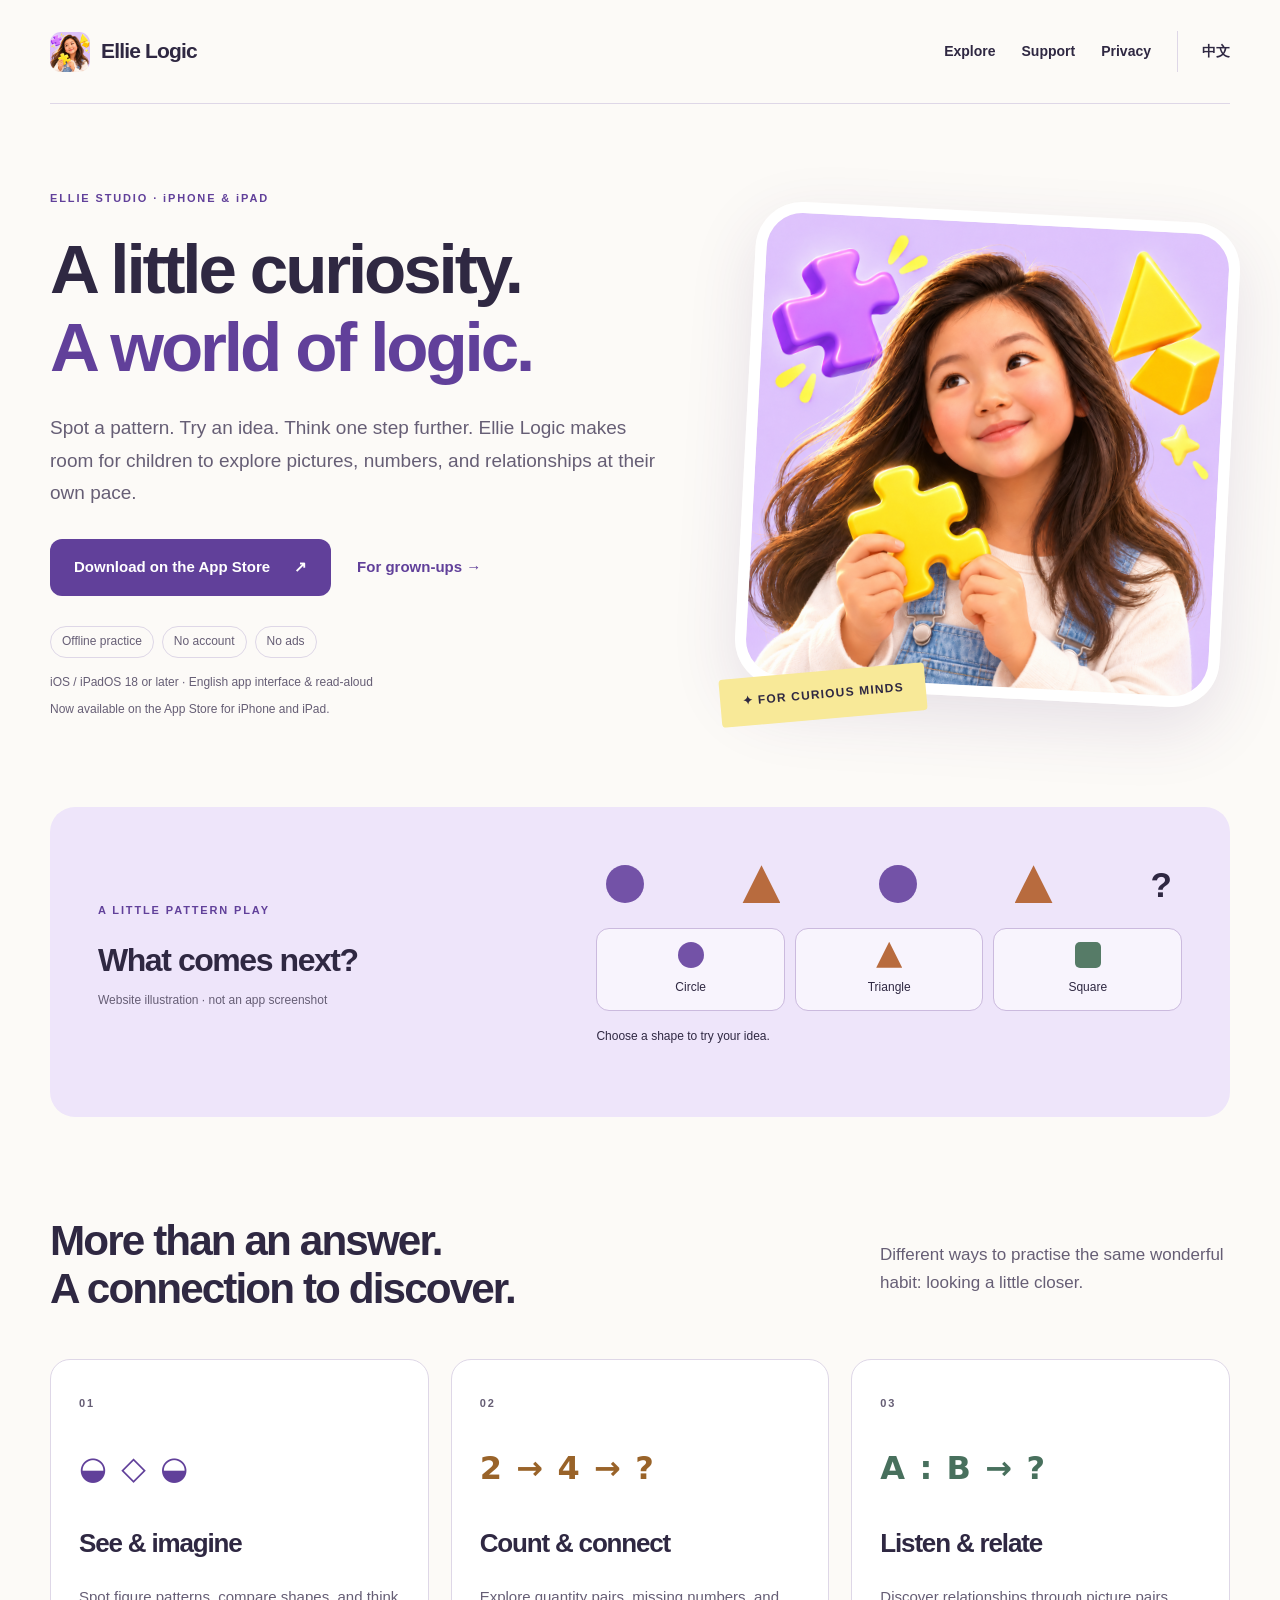
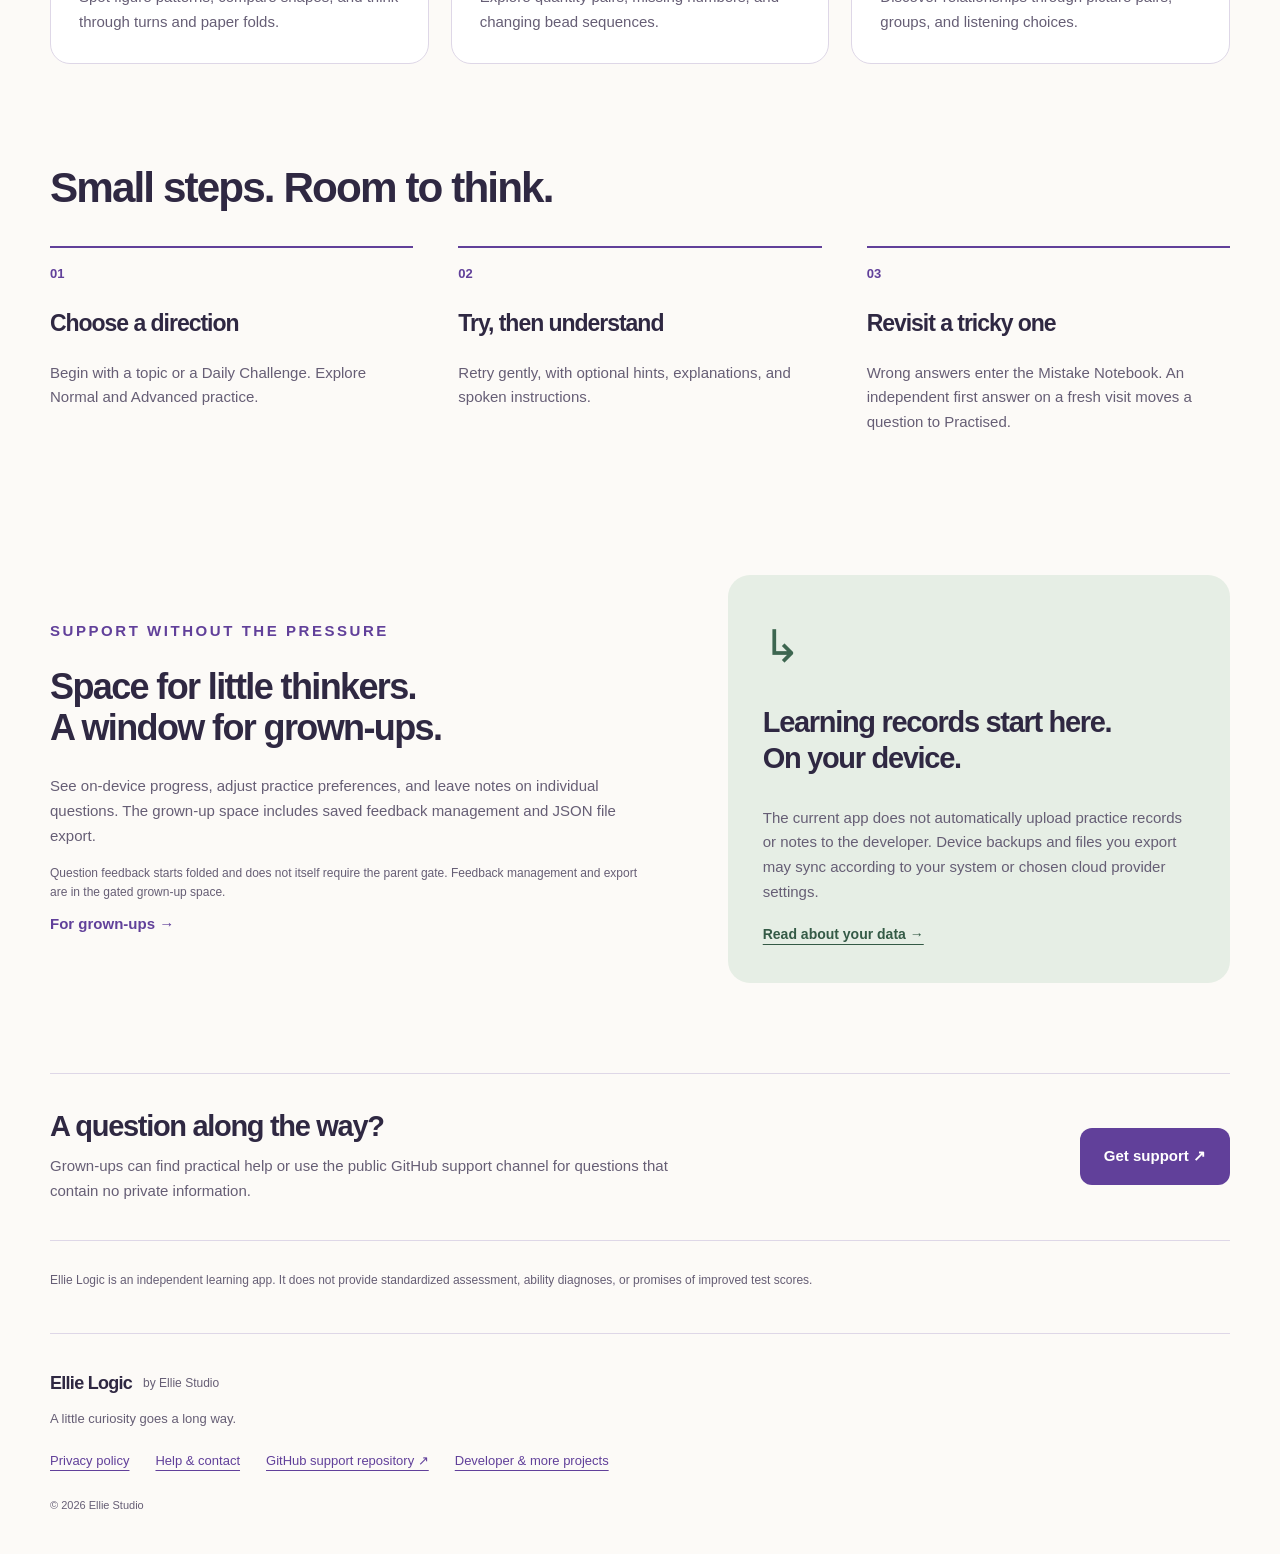
<file: index.html>
<!doctype html>
<html lang="en"><head><meta charset="utf-8"><meta name="viewport" content="width=device-width,initial-scale=1">
<title>A little curiosity. A world of logic. · Ellie Logic</title><meta name="description" content="Offline reasoning practice for iPhone and iPad. Explore pictures, numbers, patterns and spatial thinking with Ellie Logic.">
<meta name="theme-color" content="#f7f3ff"><link rel="canonical" href="https://jiaxiaofan813-byte.github.io/EllieLogicSupport/index.html">
<meta property="og:title" content="A little curiosity. A world of logic. · Ellie Logic"><meta property="og:description" content="Offline reasoning practice for iPhone and iPad. Explore pictures, numbers, patterns and spatial thinking with Ellie Logic."><meta property="og:image" content="https://jiaxiaofan813-byte.github.io/EllieLogicSupport/assets/icon.png"><meta property="og:type" content="website">
<link rel="icon" href="assets/icon.png"><link rel="stylesheet" href="style.css"></head>
<body><a class="skip" href="#main">Skip to content</a>
<header class="header"><a class="brand" href="index.html"><img src="assets/icon.png" alt="" width="40" height="40">Ellie Logic</a><nav aria-label="Main navigation"><a href="index.html#explore">Explore</a><a href="support.html">Support</a><a href="privacy.html">Privacy</a><a class="language" href="zh.html" lang="zh-Hans">中文</a></nav></header>
<main id="main"><section class="hero"><div><p class="eyebrow">ELLIE STUDIO · iPHONE & iPAD</p><h1>A little curiosity.<br><em>A world of logic.</em></h1><p class="intro">Spot a pattern. Try an idea. Think one step further. Ellie Logic makes room for children to explore pictures, numbers, and relationships at their own pace.</p><div class="actions"><a class="button" href="https://apps.apple.com/us/app/ellie-logic-thinking-puzzles/id6831741834">Download on the App Store <span aria-hidden="true">↗</span></a><a class="text-link" href="support.html">For grown-ups →</a></div><ul class="pills"><li>Offline practice</li><li>No account</li><li>No ads</li></ul><p class="caption">iOS / iPadOS 18 or later · English app interface & read-aloud</p><p class="caption">Now available on the App Store for iPhone and iPad.</p></div><div class="hero-art"><div class="icon-frame"><img src="assets/icon.png" alt="Ellie Logic app icon: illustrated child and puzzle pieces on a lavender background" width="1024" height="1024"></div><span class="art-badge">✦ FOR CURIOUS MINDS</span></div></section>
<section class="play-section" aria-labelledby="demo-title"><div><p class="eyebrow">A LITTLE PATTERN PLAY</p><h2 id="demo-title">What comes next?</h2><p>Website illustration · not an app screenshot</p></div><div class="demo"><div class="sequence" aria-label="Circle, triangle, circle, triangle, question mark"><span class="shape circle"></span><span class="shape triangle"></span><span class="shape circle"></span><span class="shape triangle"></span><span class="unknown">?</span></div><div class="answers" role="group" aria-label="Choose the next shape"><button type="button" data-answer="0" aria-label="Circle"><span class="shape circle" aria-hidden="true"></span><span>Circle</span></button><button type="button" data-answer="1" aria-label="Triangle"><span class="shape triangle" aria-hidden="true"></span><span>Triangle</span></button><button type="button" data-answer="2" aria-label="Square"><span class="shape square" aria-hidden="true"></span><span>Square</span></button></div><p id="demo-result" class="demo-result" role="status" data-yes="You found it! Circle and triangle alternate, so a circle comes next." data-no="Take another look: circle, triangle, then the pair repeats. Try again.">Choose a shape to try your idea.</p></div></section>
<section id="explore" class="explore"><div class="section-head"><h2>More than an answer.<br>A connection to discover.</h2><p>Different ways to practise the same wonderful habit: looking a little closer.</p></div><div class="topics"><article class="topic"><span class="eyebrow">01</span><div class="topic-art" aria-hidden="true">◒ ◇ ◒</div><h3>See & imagine</h3><p>Spot figure patterns, compare shapes, and think through turns and paper folds.</p></article><article class="topic"><span class="eyebrow">02</span><div class="topic-art" aria-hidden="true">2 → 4 → ?</div><h3>Count & connect</h3><p>Explore quantity pairs, missing numbers, and changing bead sequences.</p></article><article class="topic"><span class="eyebrow">03</span><div class="topic-art" aria-hidden="true">A : B → ?</div><h3>Listen & relate</h3><p>Discover relationships through picture pairs, groups, and listening choices.</p></article></div></section>
<section class="flow"><h2>Small steps. Room to think.</h2><div class="steps"><article><span class="step">01</span><h3>Choose a direction</h3><p>Begin with a topic or a Daily Challenge. Explore Normal and Advanced practice.</p></article><article><span class="step">02</span><h3>Try, then understand</h3><p>Retry gently, with optional hints, explanations, and spoken instructions.</p></article><article><span class="step">03</span><h3>Revisit a tricky one</h3><p>Wrong answers enter the Mistake Notebook. An independent first answer on a fresh visit moves a question to Practised.</p></article></div></section>
<section class="grown-ups"><div><p class="eyebrow">SUPPORT WITHOUT THE PRESSURE</p><h2>Space for little thinkers.<br>A window for grown-ups.</h2><p>See on-device progress, adjust practice preferences, and leave notes on individual questions. The grown-up space includes saved feedback management and JSON file export.</p><p class="caption">Question feedback starts folded and does not itself require the parent gate. Feedback management and export are in the gated grown-up space.</p><a class="text-link" href="support.html">For grown-ups →</a></div><aside class="privacy-card"><span aria-hidden="true">↳</span><h3>Learning records start here.<br>On your device.</h3><p>The current app does not automatically upload practice records or notes to the developer. Device backups and files you export may sync according to your system or chosen cloud provider settings.</p><a href="privacy.html">Read about your data →</a></aside></section>
<section class="contact-strip"><div><h2>A question along the way?</h2><p>Grown-ups can find practical help or use the public GitHub support channel for questions that contain no private information.</p></div><a class="button" href="support.html">Get support ↗</a></section><p class="disclaimer">Ellie Logic is an independent learning app. It does not provide standardized assessment, ability diagnoses, or promises of improved test scores.</p><script src="demo.js" defer></script></main>
<footer><a class="brand" href="index.html">Ellie Logic <span>by Ellie Studio</span></a><p>A little curiosity goes a long way.</p><div><a href="privacy.html">Privacy policy</a><a href="support.html">Help & contact</a><a href="https://github.com/jiaxiaofan813-byte/EllieLogicSupport">GitHub support repository ↗</a><a href="https://jiaxiaofan.net/">Developer & more projects</a></div><small>© 2026 Ellie Studio</small></footer></body></html>
</file>
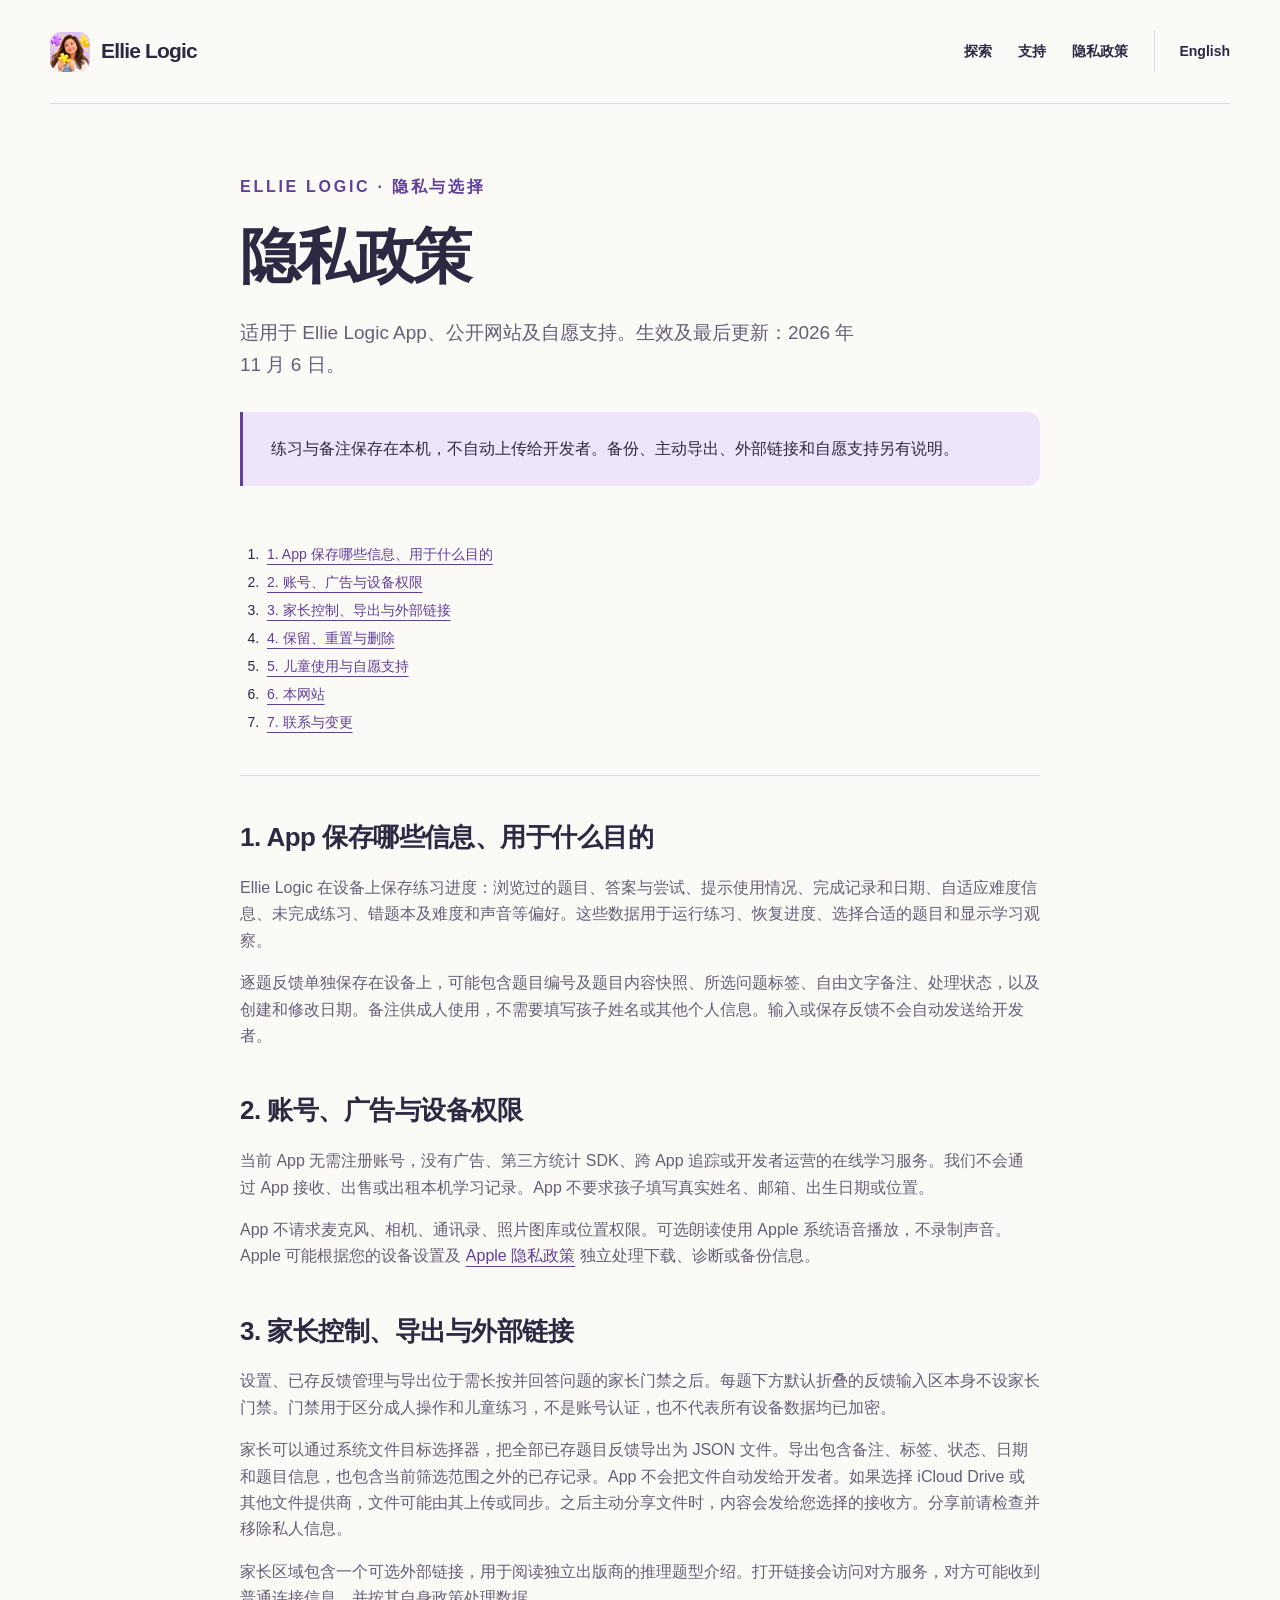
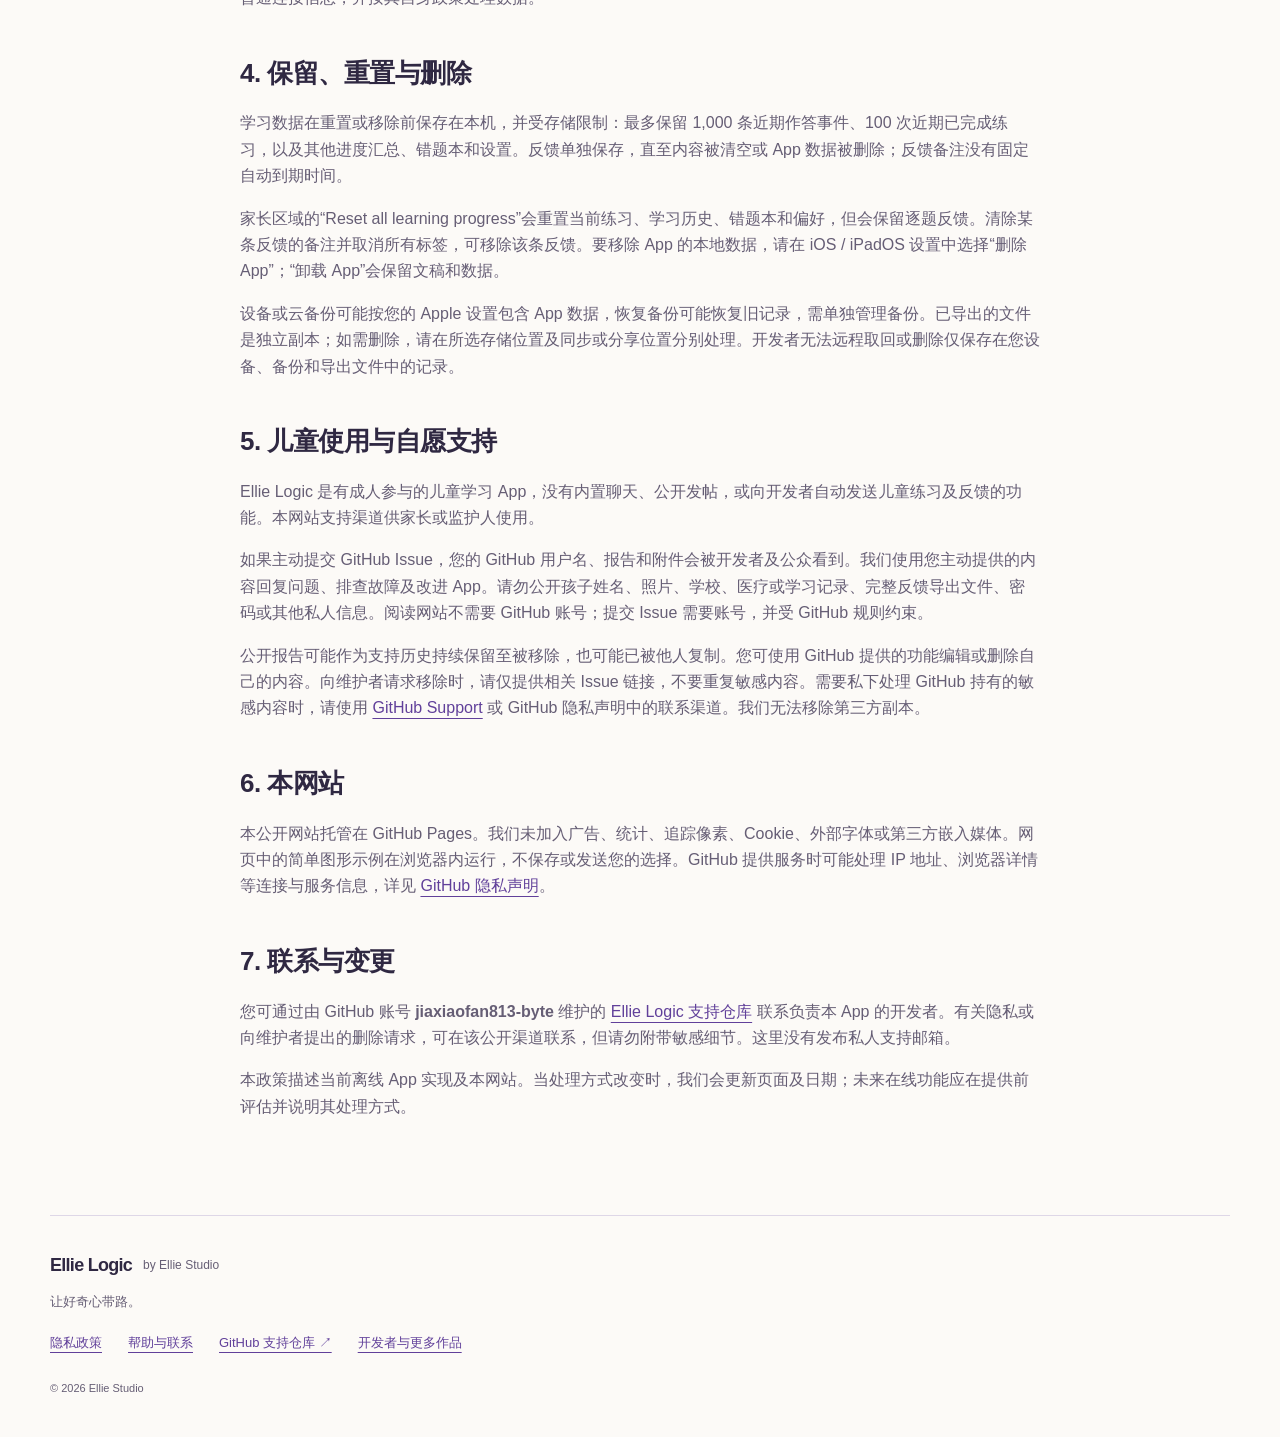
<file: privacy-zh.html>
<!doctype html>
<html lang="zh-Hans"><head><meta charset="utf-8"><meta name="viewport" content="width=device-width,initial-scale=1">
<title>隐私政策 · Ellie Logic</title><meta name="description" content="练习与备注保存在本机，不自动上传给开发者。备份、主动导出、外部链接和自愿支持另有说明。">
<meta name="theme-color" content="#f7f3ff"><link rel="canonical" href="https://jiaxiaofan813-byte.github.io/EllieLogicSupport/privacy-zh.html">
<meta property="og:title" content="隐私政策 · Ellie Logic"><meta property="og:description" content="练习与备注保存在本机，不自动上传给开发者。备份、主动导出、外部链接和自愿支持另有说明。"><meta property="og:image" content="https://jiaxiaofan813-byte.github.io/EllieLogicSupport/assets/icon.png"><meta property="og:type" content="website">
<link rel="icon" href="assets/icon.png"><link rel="stylesheet" href="style.css"></head>
<body><a class="skip" href="#main">跳至正文</a>
<header class="header"><a class="brand" href="zh.html"><img src="assets/icon.png" alt="" width="40" height="40">Ellie Logic</a><nav aria-label="主导航"><a href="zh.html#explore">探索</a><a href="support-zh.html">支持</a><a href="privacy-zh.html">隐私政策</a><a class="language" href="privacy.html" lang="en">English</a></nav></header>
<main id="main"><article class="document"><p class="eyebrow">ELLIE LOGIC · 隐私与选择</p><h1>隐私政策</h1><p class="intro">适用于 Ellie Logic App、公开网站及自愿支持。生效及最后更新：2026 年 11 月 6 日。</p><div class="note">练习与备注保存在本机，不自动上传给开发者。备份、主动导出、外部链接和自愿支持另有说明。</div><nav class="toc" aria-label="本页目录"><ol><li><a href="#p1">1. App 保存哪些信息、用于什么目的</a></li><li><a href="#p2">2. 账号、广告与设备权限</a></li><li><a href="#p3">3. 家长控制、导出与外部链接</a></li><li><a href="#p4">4. 保留、重置与删除</a></li><li><a href="#p5">5. 儿童使用与自愿支持</a></li><li><a href="#p6">6. 本网站</a></li><li><a href="#p7">7. 联系与变更</a></li></ol></nav><section id="p1"><h2>1. App 保存哪些信息、用于什么目的</h2><p>Ellie Logic 在设备上保存练习进度：浏览过的题目、答案与尝试、提示使用情况、完成记录和日期、自适应难度信息、未完成练习、错题本及难度和声音等偏好。这些数据用于运行练习、恢复进度、选择合适的题目和显示学习观察。</p><p>逐题反馈单独保存在设备上，可能包含题目编号及题目内容快照、所选问题标签、自由文字备注、处理状态，以及创建和修改日期。备注供成人使用，不需要填写孩子姓名或其他个人信息。输入或保存反馈不会自动发送给开发者。</p></section><section id="p2"><h2>2. 账号、广告与设备权限</h2><p>当前 App 无需注册账号，没有广告、第三方统计 SDK、跨 App 追踪或开发者运营的在线学习服务。我们不会通过 App 接收、出售或出租本机学习记录。App 不要求孩子填写真实姓名、邮箱、出生日期或位置。</p><p>App 不请求麦克风、相机、通讯录、照片图库或位置权限。可选朗读使用 Apple 系统语音播放，不录制声音。Apple 可能根据您的设备设置及 <a href="https://www.apple.com/legal/privacy/">Apple 隐私政策</a> 独立处理下载、诊断或备份信息。</p></section><section id="p3"><h2>3. 家长控制、导出与外部链接</h2><p>设置、已存反馈管理与导出位于需长按并回答问题的家长门禁之后。每题下方默认折叠的反馈输入区本身不设家长门禁。门禁用于区分成人操作和儿童练习，不是账号认证，也不代表所有设备数据均已加密。</p><p>家长可以通过系统文件目标选择器，把全部已存题目反馈导出为 JSON 文件。导出包含备注、标签、状态、日期和题目信息，也包含当前筛选范围之外的已存记录。App 不会把文件自动发给开发者。如果选择 iCloud Drive 或其他文件提供商，文件可能由其上传或同步。之后主动分享文件时，内容会发给您选择的接收方。分享前请检查并移除私人信息。</p><p>家长区域包含一个可选外部链接，用于阅读独立出版商的推理题型介绍。打开链接会访问对方服务，对方可能收到普通连接信息，并按其自身政策处理数据。</p></section><section id="p4"><h2>4. 保留、重置与删除</h2><p>学习数据在重置或移除前保存在本机，并受存储限制：最多保留 1,000 条近期作答事件、100 次近期已完成练习，以及其他进度汇总、错题本和设置。反馈单独保存，直至内容被清空或 App 数据被删除；反馈备注没有固定自动到期时间。</p><p>家长区域的“Reset all learning progress”会重置当前练习、学习历史、错题本和偏好，但会保留逐题反馈。清除某条反馈的备注并取消所有标签，可移除该条反馈。要移除 App 的本地数据，请在 iOS / iPadOS 设置中选择“删除 App”；“卸载 App”会保留文稿和数据。</p><p>设备或云备份可能按您的 Apple 设置包含 App 数据，恢复备份可能恢复旧记录，需单独管理备份。已导出的文件是独立副本；如需删除，请在所选存储位置及同步或分享位置分别处理。开发者无法远程取回或删除仅保存在您设备、备份和导出文件中的记录。</p></section><section id="p5"><h2>5. 儿童使用与自愿支持</h2><p>Ellie Logic 是有成人参与的儿童学习 App，没有内置聊天、公开发帖，或向开发者自动发送儿童练习及反馈的功能。本网站支持渠道供家长或监护人使用。</p><p>如果主动提交 GitHub Issue，您的 GitHub 用户名、报告和附件会被开发者及公众看到。我们使用您主动提供的内容回复问题、排查故障及改进 App。请勿公开孩子姓名、照片、学校、医疗或学习记录、完整反馈导出文件、密码或其他私人信息。阅读网站不需要 GitHub 账号；提交 Issue 需要账号，并受 GitHub 规则约束。</p><p>公开报告可能作为支持历史持续保留至被移除，也可能已被他人复制。您可使用 GitHub 提供的功能编辑或删除自己的内容。向维护者请求移除时，请仅提供相关 Issue 链接，不要重复敏感内容。需要私下处理 GitHub 持有的敏感内容时，请使用 <a href="https://support.github.com/">GitHub Support</a> 或 GitHub 隐私声明中的联系渠道。我们无法移除第三方副本。</p></section><section id="p6"><h2>6. 本网站</h2><p>本公开网站托管在 GitHub Pages。我们未加入广告、统计、追踪像素、Cookie、外部字体或第三方嵌入媒体。网页中的简单图形示例在浏览器内运行，不保存或发送您的选择。GitHub 提供服务时可能处理 IP 地址、浏览器详情等连接与服务信息，详见 <a href="https://docs.github.com/en/site-policy/privacy-policies/github-general-privacy-statement">GitHub 隐私声明</a>。</p></section><section id="p7"><h2>7. 联系与变更</h2><p>您可通过由 GitHub 账号 <strong>jiaxiaofan813-byte</strong> 维护的 <a href="https://github.com/jiaxiaofan813-byte/EllieLogicSupport/issues/new">Ellie Logic 支持仓库</a> 联系负责本 App 的开发者。有关隐私或向维护者提出的删除请求，可在该公开渠道联系，但请勿附带敏感细节。这里没有发布私人支持邮箱。</p><p>本政策描述当前离线 App 实现及本网站。当处理方式改变时，我们会更新页面及日期；未来在线功能应在提供前评估并说明其处理方式。</p></section></article></main>
<footer><a class="brand" href="zh.html">Ellie Logic <span>by Ellie Studio</span></a><p>让好奇心带路。</p><div><a href="privacy-zh.html">隐私政策</a><a href="support-zh.html">帮助与联系</a><a href="https://github.com/jiaxiaofan813-byte/EllieLogicSupport">GitHub 支持仓库 ↗</a><a href="https://jiaxiaofan.net/zh/">开发者与更多作品</a></div><small>© 2026 Ellie Studio</small></footer></body></html>
</file>
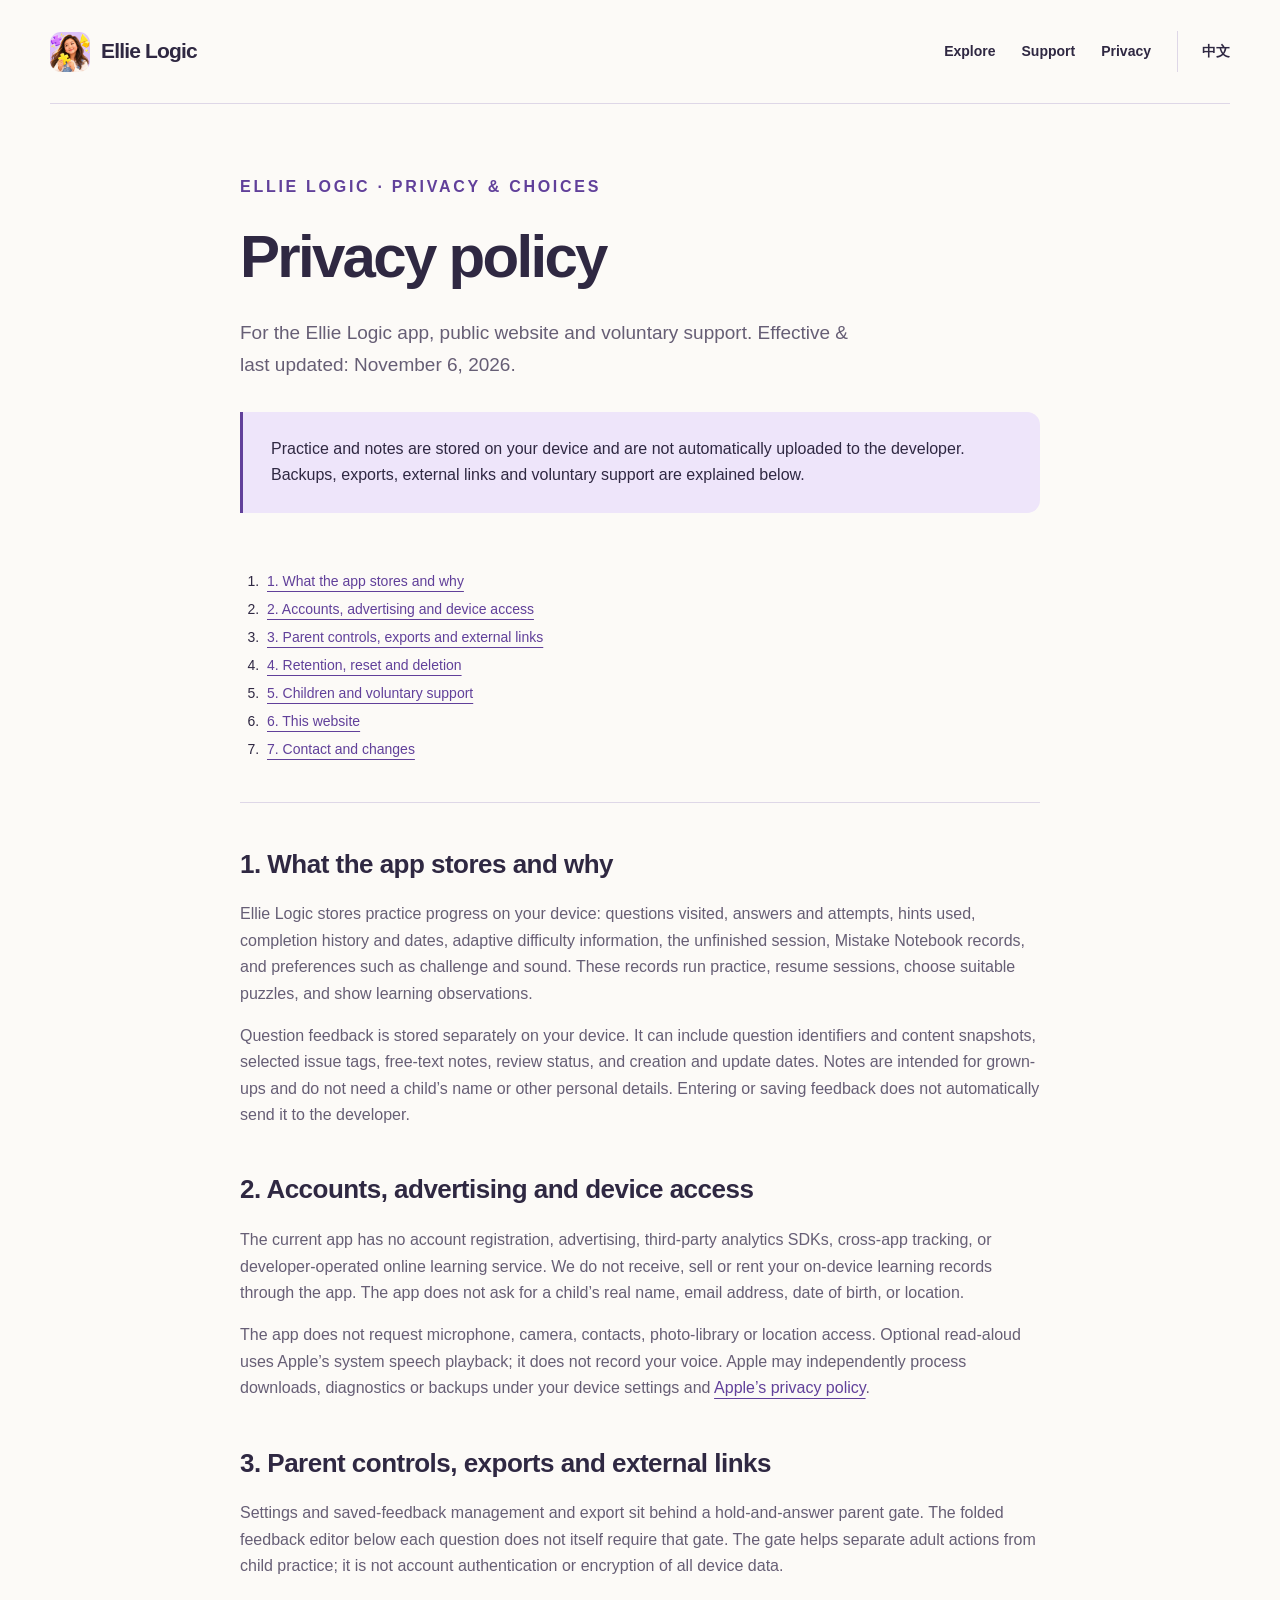
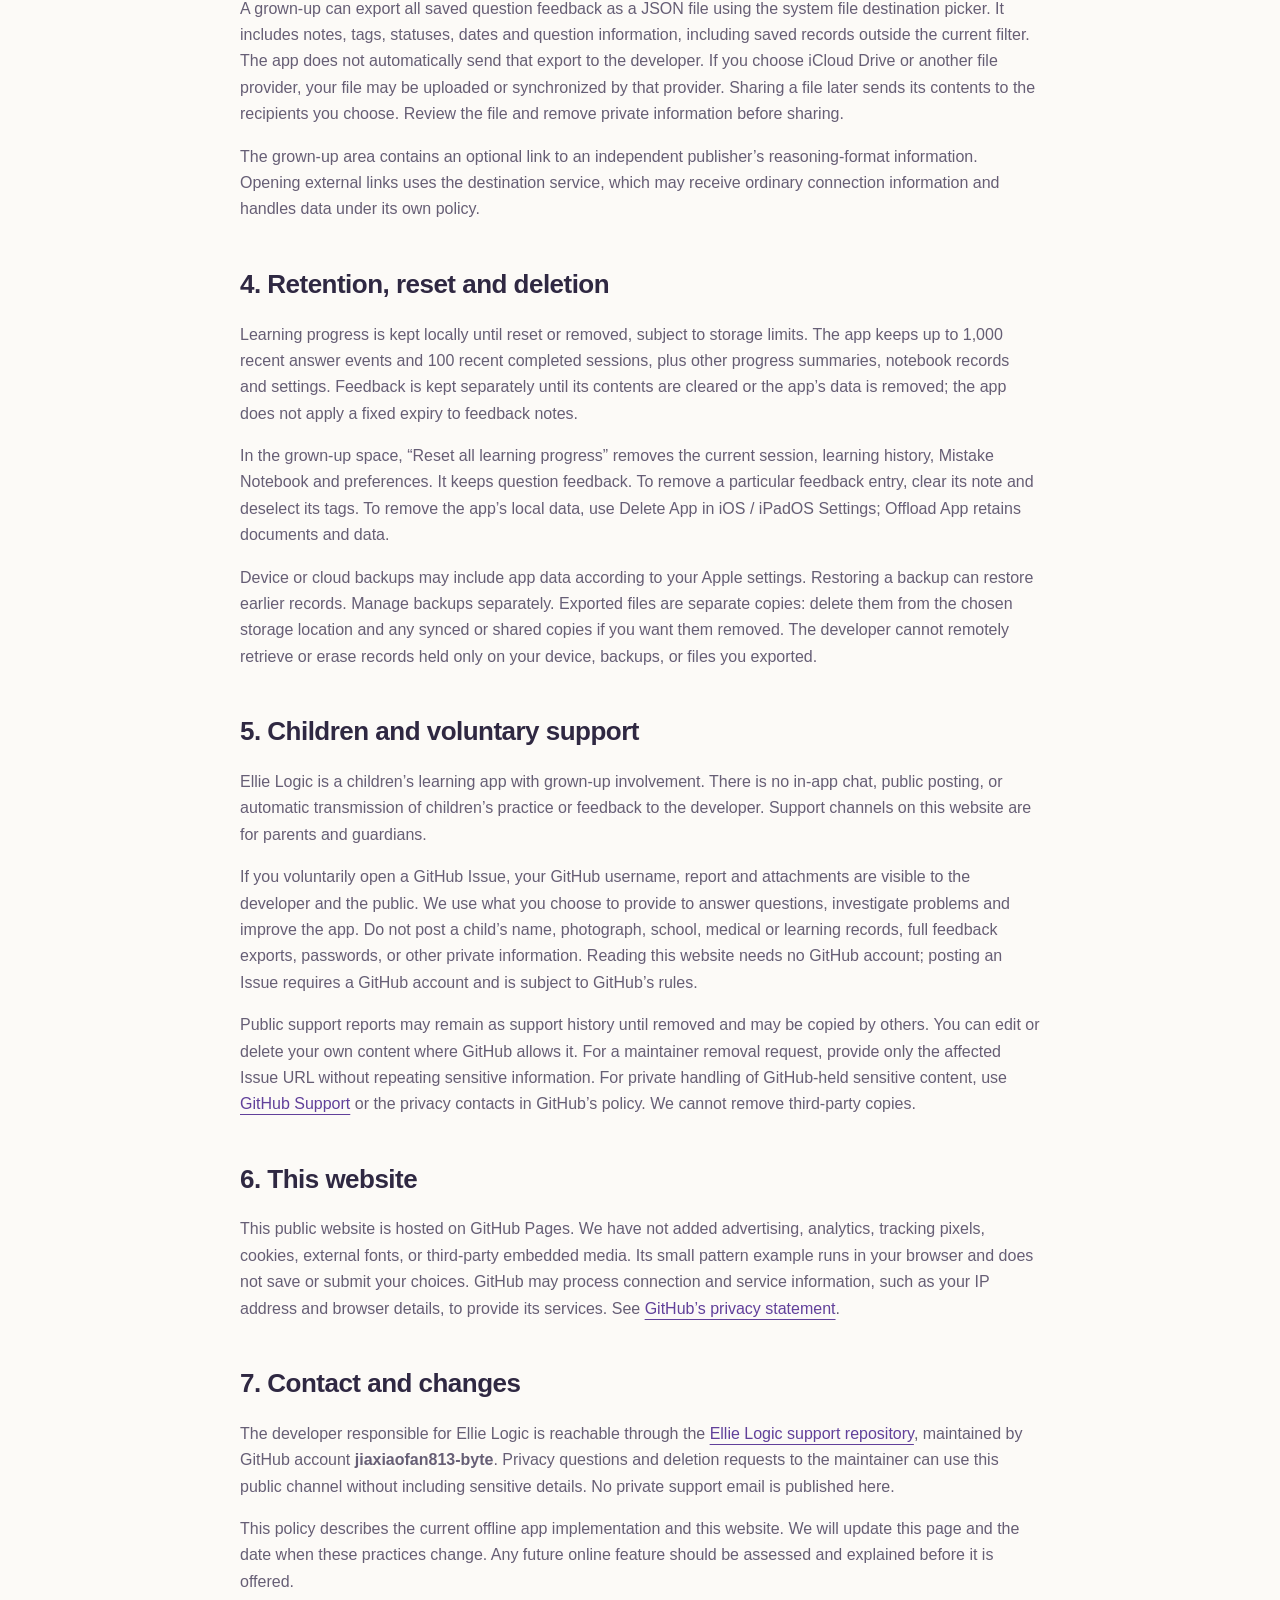
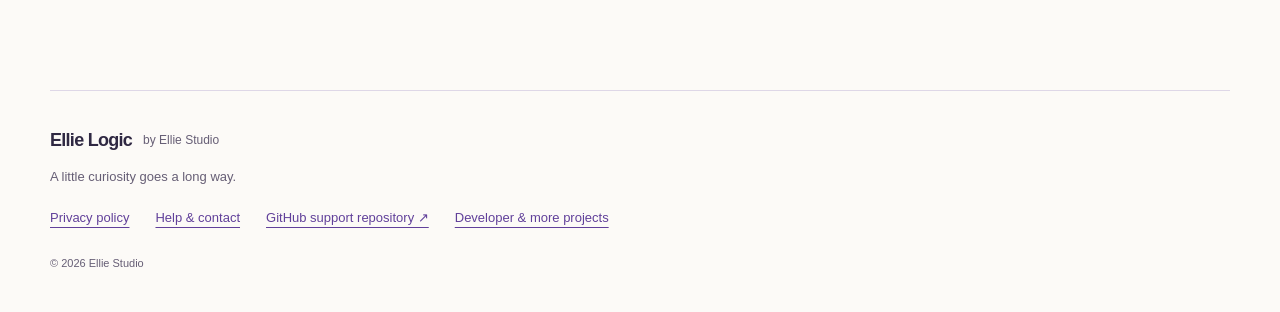
<file: privacy.html>
<!doctype html>
<html lang="en"><head><meta charset="utf-8"><meta name="viewport" content="width=device-width,initial-scale=1">
<title>Privacy policy · Ellie Logic</title><meta name="description" content="Practice and notes are stored on your device and are not automatically uploaded to the developer. Backups, exports, external links and voluntary support are explained below.">
<meta name="theme-color" content="#f7f3ff"><link rel="canonical" href="https://jiaxiaofan813-byte.github.io/EllieLogicSupport/privacy.html">
<meta property="og:title" content="Privacy policy · Ellie Logic"><meta property="og:description" content="Practice and notes are stored on your device and are not automatically uploaded to the developer. Backups, exports, external links and voluntary support are explained below."><meta property="og:image" content="https://jiaxiaofan813-byte.github.io/EllieLogicSupport/assets/icon.png"><meta property="og:type" content="website">
<link rel="icon" href="assets/icon.png"><link rel="stylesheet" href="style.css"></head>
<body><a class="skip" href="#main">Skip to content</a>
<header class="header"><a class="brand" href="index.html"><img src="assets/icon.png" alt="" width="40" height="40">Ellie Logic</a><nav aria-label="Main navigation"><a href="index.html#explore">Explore</a><a href="support.html">Support</a><a href="privacy.html">Privacy</a><a class="language" href="privacy-zh.html" lang="zh-Hans">中文</a></nav></header>
<main id="main"><article class="document"><p class="eyebrow">ELLIE LOGIC · PRIVACY & CHOICES</p><h1>Privacy policy</h1><p class="intro">For the Ellie Logic app, public website and voluntary support. Effective & last updated: November 6, 2026.</p><div class="note">Practice and notes are stored on your device and are not automatically uploaded to the developer. Backups, exports, external links and voluntary support are explained below.</div><nav class="toc" aria-label="On this page"><ol><li><a href="#p1">1. What the app stores and why</a></li><li><a href="#p2">2. Accounts, advertising and device access</a></li><li><a href="#p3">3. Parent controls, exports and external links</a></li><li><a href="#p4">4. Retention, reset and deletion</a></li><li><a href="#p5">5. Children and voluntary support</a></li><li><a href="#p6">6. This website</a></li><li><a href="#p7">7. Contact and changes</a></li></ol></nav><section id="p1"><h2>1. What the app stores and why</h2><p>Ellie Logic stores practice progress on your device: questions visited, answers and attempts, hints used, completion history and dates, adaptive difficulty information, the unfinished session, Mistake Notebook records, and preferences such as challenge and sound. These records run practice, resume sessions, choose suitable puzzles, and show learning observations.</p><p>Question feedback is stored separately on your device. It can include question identifiers and content snapshots, selected issue tags, free-text notes, review status, and creation and update dates. Notes are intended for grown-ups and do not need a child’s name or other personal details. Entering or saving feedback does not automatically send it to the developer.</p></section><section id="p2"><h2>2. Accounts, advertising and device access</h2><p>The current app has no account registration, advertising, third-party analytics SDKs, cross-app tracking, or developer-operated online learning service. We do not receive, sell or rent your on-device learning records through the app. The app does not ask for a child’s real name, email address, date of birth, or location.</p><p>The app does not request microphone, camera, contacts, photo-library or location access. Optional read-aloud uses Apple’s system speech playback; it does not record your voice. Apple may independently process downloads, diagnostics or backups under your device settings and <a href="https://www.apple.com/legal/privacy/">Apple’s privacy policy</a>.</p></section><section id="p3"><h2>3. Parent controls, exports and external links</h2><p>Settings and saved-feedback management and export sit behind a hold-and-answer parent gate. The folded feedback editor below each question does not itself require that gate. The gate helps separate adult actions from child practice; it is not account authentication or encryption of all device data.</p><p>A grown-up can export all saved question feedback as a JSON file using the system file destination picker. It includes notes, tags, statuses, dates and question information, including saved records outside the current filter. The app does not automatically send that export to the developer. If you choose iCloud Drive or another file provider, your file may be uploaded or synchronized by that provider. Sharing a file later sends its contents to the recipients you choose. Review the file and remove private information before sharing.</p><p>The grown-up area contains an optional link to an independent publisher’s reasoning-format information. Opening external links uses the destination service, which may receive ordinary connection information and handles data under its own policy.</p></section><section id="p4"><h2>4. Retention, reset and deletion</h2><p>Learning progress is kept locally until reset or removed, subject to storage limits. The app keeps up to 1,000 recent answer events and 100 recent completed sessions, plus other progress summaries, notebook records and settings. Feedback is kept separately until its contents are cleared or the app’s data is removed; the app does not apply a fixed expiry to feedback notes.</p><p>In the grown-up space, “Reset all learning progress” removes the current session, learning history, Mistake Notebook and preferences. It keeps question feedback. To remove a particular feedback entry, clear its note and deselect its tags. To remove the app’s local data, use Delete App in iOS / iPadOS Settings; Offload App retains documents and data.</p><p>Device or cloud backups may include app data according to your Apple settings. Restoring a backup can restore earlier records. Manage backups separately. Exported files are separate copies: delete them from the chosen storage location and any synced or shared copies if you want them removed. The developer cannot remotely retrieve or erase records held only on your device, backups, or files you exported.</p></section><section id="p5"><h2>5. Children and voluntary support</h2><p>Ellie Logic is a children’s learning app with grown-up involvement. There is no in-app chat, public posting, or automatic transmission of children’s practice or feedback to the developer. Support channels on this website are for parents and guardians.</p><p>If you voluntarily open a GitHub Issue, your GitHub username, report and attachments are visible to the developer and the public. We use what you choose to provide to answer questions, investigate problems and improve the app. Do not post a child’s name, photograph, school, medical or learning records, full feedback exports, passwords, or other private information. Reading this website needs no GitHub account; posting an Issue requires a GitHub account and is subject to GitHub’s rules.</p><p>Public support reports may remain as support history until removed and may be copied by others. You can edit or delete your own content where GitHub allows it. For a maintainer removal request, provide only the affected Issue URL without repeating sensitive information. For private handling of GitHub-held sensitive content, use <a href="https://support.github.com/">GitHub Support</a> or the privacy contacts in GitHub’s policy. We cannot remove third-party copies.</p></section><section id="p6"><h2>6. This website</h2><p>This public website is hosted on GitHub Pages. We have not added advertising, analytics, tracking pixels, cookies, external fonts, or third-party embedded media. Its small pattern example runs in your browser and does not save or submit your choices. GitHub may process connection and service information, such as your IP address and browser details, to provide its services. See <a href="https://docs.github.com/en/site-policy/privacy-policies/github-general-privacy-statement">GitHub’s privacy statement</a>.</p></section><section id="p7"><h2>7. Contact and changes</h2><p>The developer responsible for Ellie Logic is reachable through the <a href="https://github.com/jiaxiaofan813-byte/EllieLogicSupport/issues/new">Ellie Logic support repository</a>, maintained by GitHub account <strong>jiaxiaofan813-byte</strong>. Privacy questions and deletion requests to the maintainer can use this public channel without including sensitive details. No private support email is published here.</p><p>This policy describes the current offline app implementation and this website. We will update this page and the date when these practices change. Any future online feature should be assessed and explained before it is offered.</p></section></article></main>
<footer><a class="brand" href="index.html">Ellie Logic <span>by Ellie Studio</span></a><p>A little curiosity goes a long way.</p><div><a href="privacy.html">Privacy policy</a><a href="support.html">Help & contact</a><a href="https://github.com/jiaxiaofan813-byte/EllieLogicSupport">GitHub support repository ↗</a><a href="https://jiaxiaofan.net/">Developer & more projects</a></div><small>© 2026 Ellie Studio</small></footer></body></html>
</file>
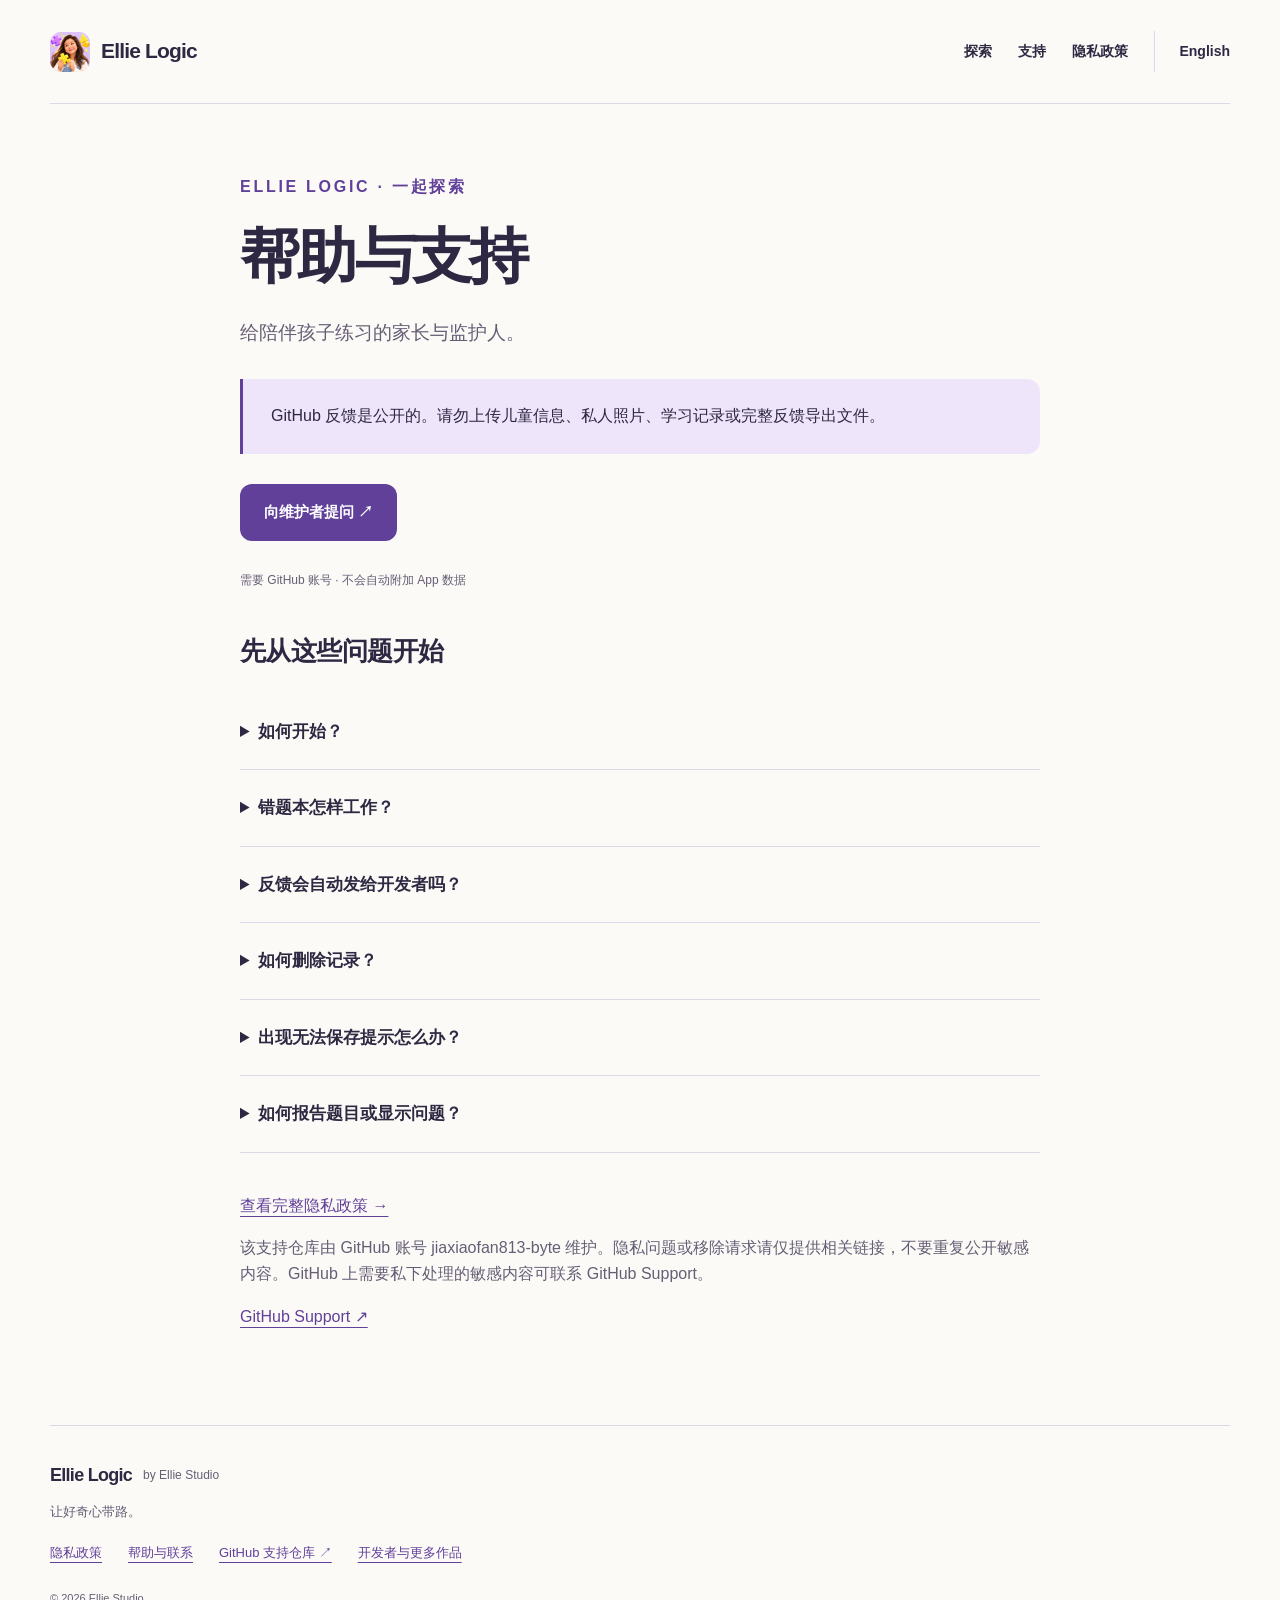
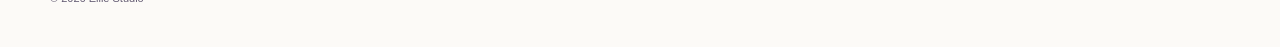
<file: support-zh.html>
<!doctype html>
<html lang="zh-Hans"><head><meta charset="utf-8"><meta name="viewport" content="width=device-width,initial-scale=1">
<title>帮助与支持 · Ellie Logic</title><meta name="description" content="给陪伴孩子练习的家长与监护人。">
<meta name="theme-color" content="#f7f3ff"><link rel="canonical" href="https://jiaxiaofan813-byte.github.io/EllieLogicSupport/support-zh.html">
<meta property="og:title" content="帮助与支持 · Ellie Logic"><meta property="og:description" content="给陪伴孩子练习的家长与监护人。"><meta property="og:image" content="https://jiaxiaofan813-byte.github.io/EllieLogicSupport/assets/icon.png"><meta property="og:type" content="website">
<link rel="icon" href="assets/icon.png"><link rel="stylesheet" href="style.css"></head>
<body><a class="skip" href="#main">跳至正文</a>
<header class="header"><a class="brand" href="zh.html"><img src="assets/icon.png" alt="" width="40" height="40">Ellie Logic</a><nav aria-label="主导航"><a href="zh.html#explore">探索</a><a href="support-zh.html">支持</a><a href="privacy-zh.html">隐私政策</a><a class="language" href="support.html" lang="en">English</a></nav></header>
<main id="main"><section class="document"><p class="eyebrow">ELLIE LOGIC · 一起探索</p><h1>帮助与支持</h1><p class="intro">给陪伴孩子练习的家长与监护人。</p><div class="note">GitHub 反馈是公开的。请勿上传儿童信息、私人照片、学习记录或完整反馈导出文件。</div><div class="actions"><a class="button" href="https://github.com/jiaxiaofan813-byte/EllieLogicSupport/issues/new">向维护者提问 ↗</a></div><p class="caption">需要 GitHub 账号 · 不会自动附加 App 数据</p><h2>先从这些问题开始</h2><div class="faq"><details><summary>如何开始？</summary><p>从主页选择主题练习或 Daily Challenge。Normal 和 Advanced 是练习难度分类，不是标准化测评等级。App 的界面和朗读当前为英文。</p></details><details><summary>错题本怎样工作？</summary><p>答错会自动加入或重新加入错题本。在新一轮第一次作答时，不使用提示并独立答对，会移入 Practised；同轮纠错或使用提示不会提前移出。</p></details><details><summary>反馈会自动发给开发者吗？</summary><p>不会。展开每题下方 Question feedback · Grown-ups 可留下本机备注。打开家长区域的 Saved feedback and export 可管理和导出。导出通过系统文件选择器保存；如选择云盘，文件可能同步。</p></details><details><summary>如何删除记录？</summary><p>家长区域可重置学习进度，但保留反馈。清空反馈备注并取消所有标签可移除单条反馈。删除 App 可移除本机 App 数据；备份与已导出文件需分别管理。</p></details><details><summary>出现无法保存提示怎么办？</summary><p>先保持 App 打开，确认设备有可用空间。反馈保存失败时可点 Retry saving 或尝试导出。未加载成功的原有文件会被保留；不要在未确认影响前重置或删 App。</p></details><details><summary>如何报告题目或显示问题？</summary><p>向公开支持渠道提供题目编号、预期与实际情况、App 版本和设备型号即可。截图请仅保留题目并遮去私人信息。不要附完整学习记录或反馈导出。</p></details></div><p><a href="privacy-zh.html">查看完整隐私政策 →</a></p><p>该支持仓库由 GitHub 账号 jiaxiaofan813-byte 维护。隐私问题或移除请求请仅提供相关链接，不要重复公开敏感内容。GitHub 上需要私下处理的敏感内容可联系 GitHub Support。</p><p><a href="https://support.github.com/">GitHub Support ↗</a></p></section></main>
<footer><a class="brand" href="zh.html">Ellie Logic <span>by Ellie Studio</span></a><p>让好奇心带路。</p><div><a href="privacy-zh.html">隐私政策</a><a href="support-zh.html">帮助与联系</a><a href="https://github.com/jiaxiaofan813-byte/EllieLogicSupport">GitHub 支持仓库 ↗</a><a href="https://jiaxiaofan.net/zh/">开发者与更多作品</a></div><small>© 2026 Ellie Studio</small></footer></body></html>
</file>
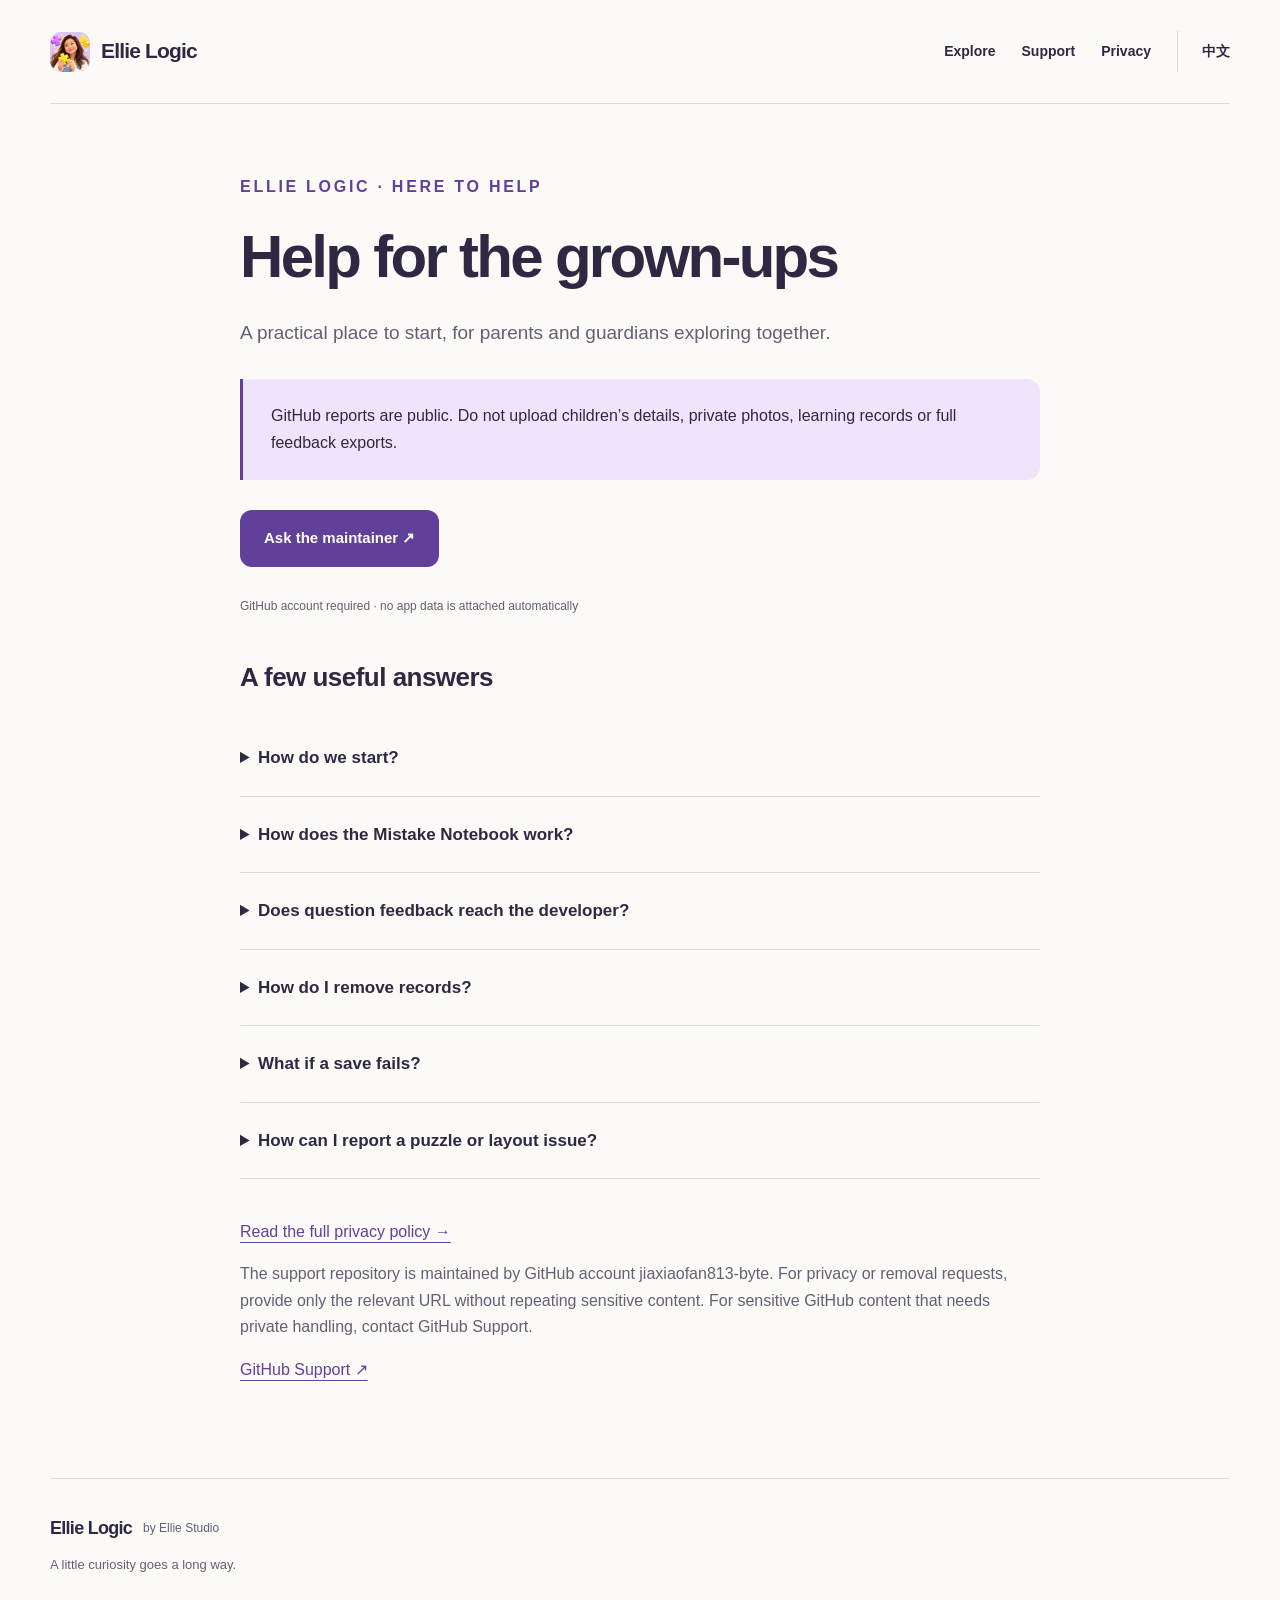
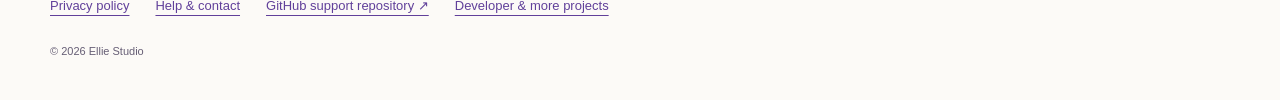
<file: support.html>
<!doctype html>
<html lang="en"><head><meta charset="utf-8"><meta name="viewport" content="width=device-width,initial-scale=1">
<title>Help for the grown-ups · Ellie Logic</title><meta name="description" content="A practical place to start, for parents and guardians exploring together.">
<meta name="theme-color" content="#f7f3ff"><link rel="canonical" href="https://jiaxiaofan813-byte.github.io/EllieLogicSupport/support.html">
<meta property="og:title" content="Help for the grown-ups · Ellie Logic"><meta property="og:description" content="A practical place to start, for parents and guardians exploring together."><meta property="og:image" content="https://jiaxiaofan813-byte.github.io/EllieLogicSupport/assets/icon.png"><meta property="og:type" content="website">
<link rel="icon" href="assets/icon.png"><link rel="stylesheet" href="style.css"></head>
<body><a class="skip" href="#main">Skip to content</a>
<header class="header"><a class="brand" href="index.html"><img src="assets/icon.png" alt="" width="40" height="40">Ellie Logic</a><nav aria-label="Main navigation"><a href="index.html#explore">Explore</a><a href="support.html">Support</a><a href="privacy.html">Privacy</a><a class="language" href="support-zh.html" lang="zh-Hans">中文</a></nav></header>
<main id="main"><section class="document"><p class="eyebrow">ELLIE LOGIC · HERE TO HELP</p><h1>Help for the grown-ups</h1><p class="intro">A practical place to start, for parents and guardians exploring together.</p><div class="note">GitHub reports are public. Do not upload children’s details, private photos, learning records or full feedback exports.</div><div class="actions"><a class="button" href="https://github.com/jiaxiaofan813-byte/EllieLogicSupport/issues/new">Ask the maintainer ↗</a></div><p class="caption">GitHub account required · no app data is attached automatically</p><h2>A few useful answers</h2><div class="faq"><details><summary>How do we start?</summary><p>Choose a topic or a Daily Challenge on Home. Normal and Advanced are practice bands, not standardized assessment levels. The app interface and read-aloud are currently in English.</p></details><details><summary>How does the Mistake Notebook work?</summary><p>A wrong answer adds or reopens a question. On a fresh visit, a correct first answer without hints moves it to Practised. Corrections during the same visit and hinted answers keep it ready for another try.</p></details><details><summary>Does question feedback reach the developer?</summary><p>No. Expand Question feedback · Grown-ups below a question to leave a local note. In the gated grown-up space, Saved feedback and export manages notes and exports a JSON file through the system file picker. A cloud destination may synchronize that file.</p></details><details><summary>How do I remove records?</summary><p>Reset learning progress in the grown-up space; question feedback is kept. Clear a feedback note and deselect all its tags to remove that entry. Delete App removes local app data. Backups and exported files must be managed separately.</p></details><details><summary>What if a save fails?</summary><p>Keep the app open and check available device storage. For feedback, use Retry saving or try exporting. Unreadable original files are preserved. Avoid resetting or deleting the app before considering the effect on your records.</p></details><details><summary>How can I report a puzzle or layout issue?</summary><p>Use the public support channel with the question ID, expected and actual behavior, app version and device model. Crop screenshots to the question and redact private information. Do not attach full learning records or feedback exports.</p></details></div><p><a href="privacy.html">Read the full privacy policy →</a></p><p>The support repository is maintained by GitHub account jiaxiaofan813-byte. For privacy or removal requests, provide only the relevant URL without repeating sensitive content. For sensitive GitHub content that needs private handling, contact GitHub Support.</p><p><a href="https://support.github.com/">GitHub Support ↗</a></p></section></main>
<footer><a class="brand" href="index.html">Ellie Logic <span>by Ellie Studio</span></a><p>A little curiosity goes a long way.</p><div><a href="privacy.html">Privacy policy</a><a href="support.html">Help & contact</a><a href="https://github.com/jiaxiaofan813-byte/EllieLogicSupport">GitHub support repository ↗</a><a href="https://jiaxiaofan.net/">Developer & more projects</a></div><small>© 2026 Ellie Studio</small></footer></body></html>
</file>
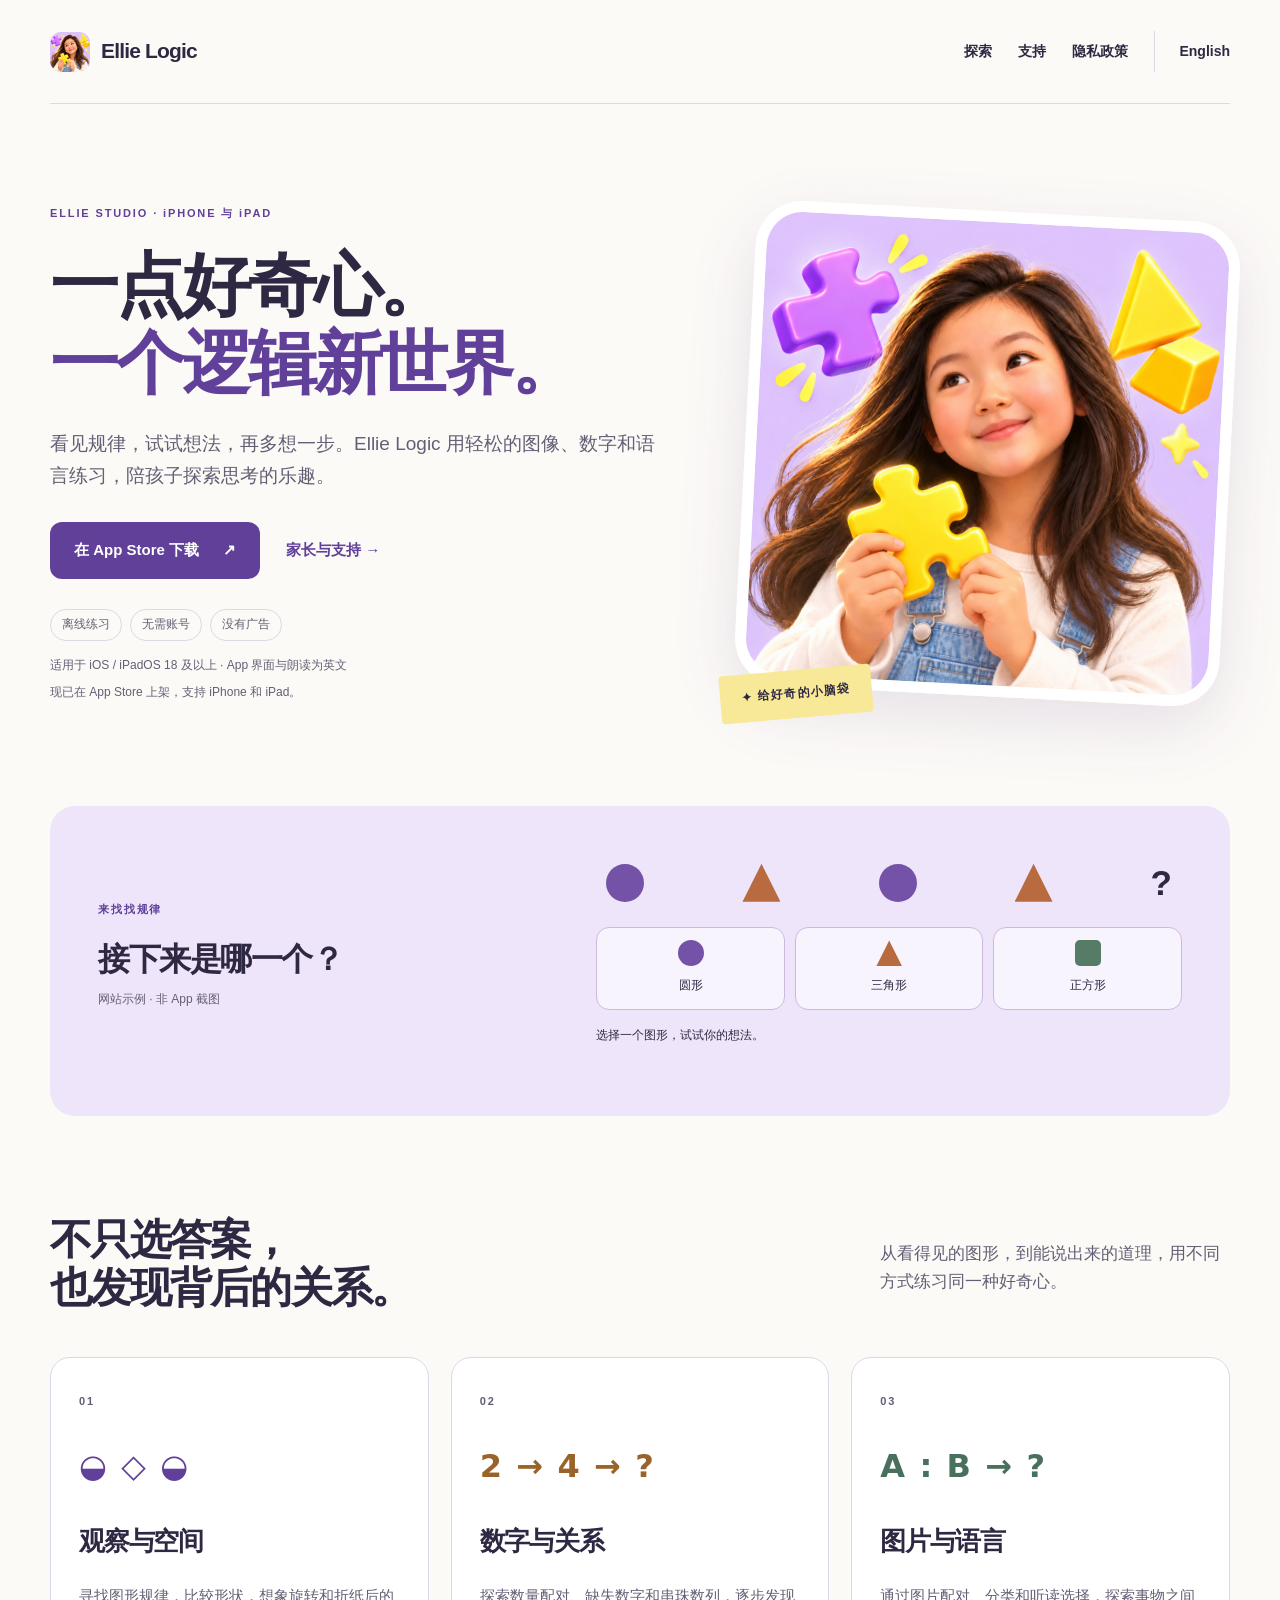
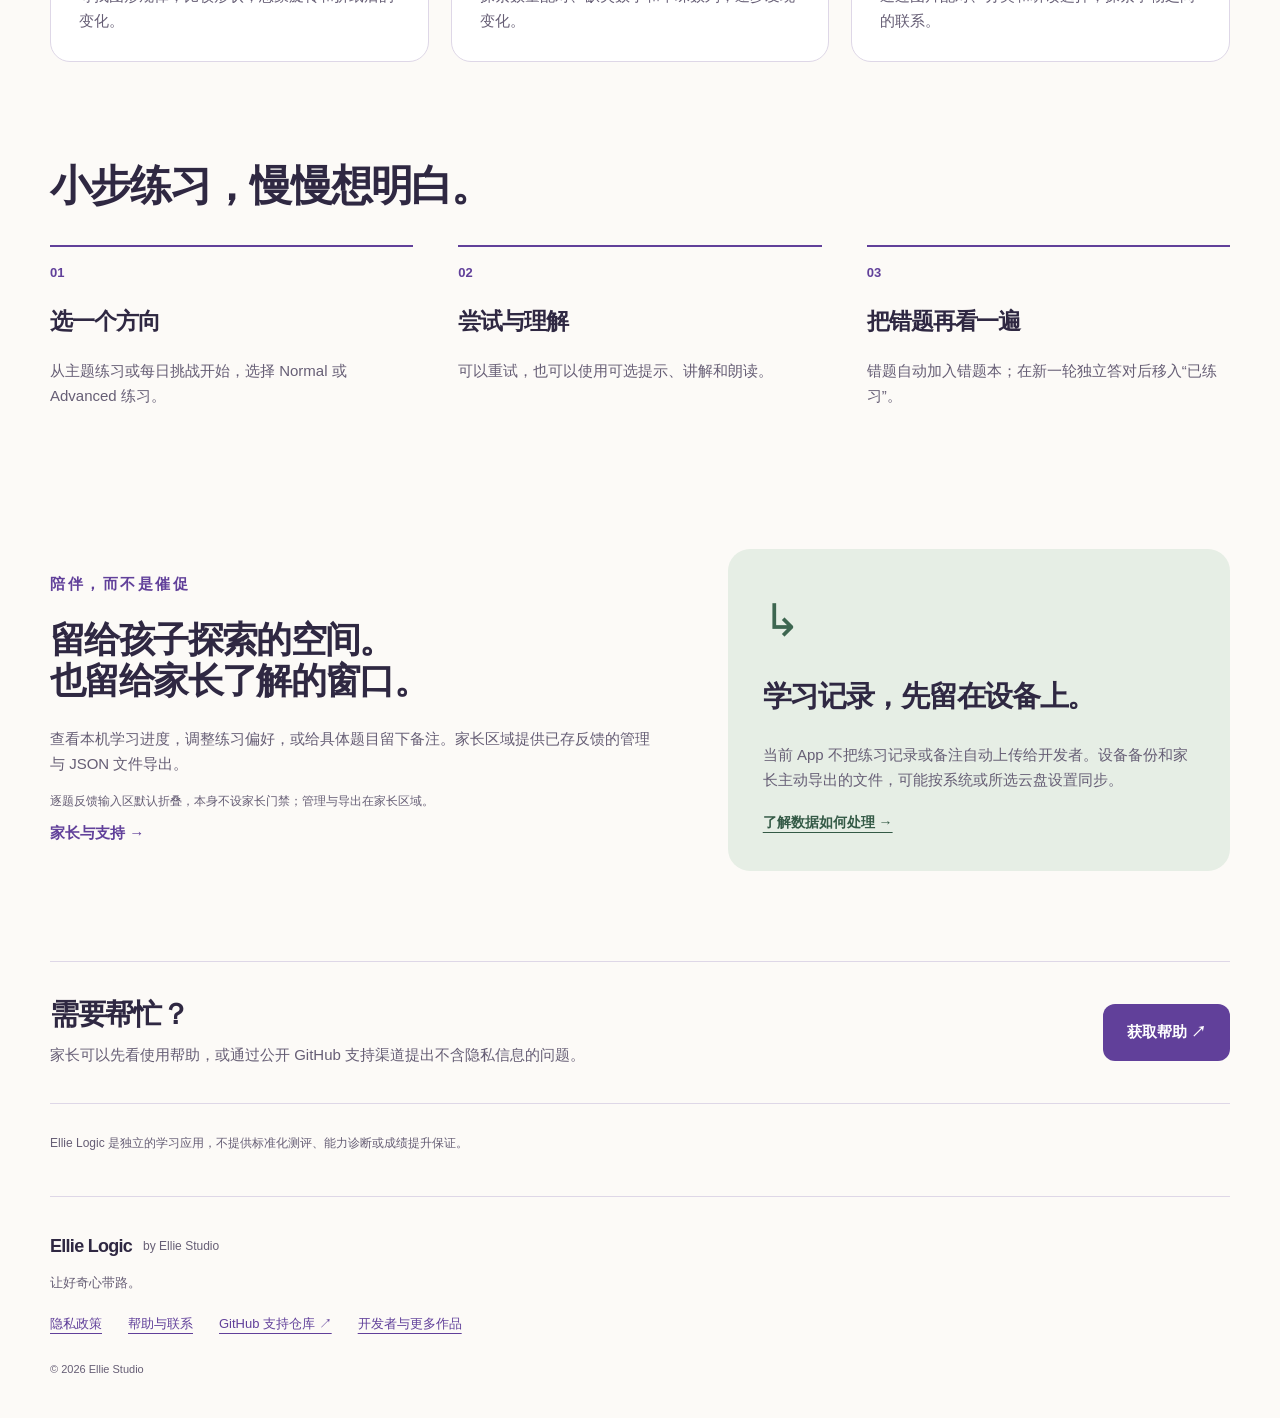
<file: zh.html>
<!doctype html>
<html lang="zh-Hans"><head><meta charset="utf-8"><meta name="viewport" content="width=device-width,initial-scale=1">
<title>让好奇心，遇见逻辑 · Ellie Logic</title><meta name="description" content="Ellie Logic：iPhone 与 iPad 上的离线逻辑练习，用图形、数字和语言关系探索思考。">
<meta name="theme-color" content="#f7f3ff"><link rel="canonical" href="https://jiaxiaofan813-byte.github.io/EllieLogicSupport/zh.html">
<meta property="og:title" content="让好奇心，遇见逻辑 · Ellie Logic"><meta property="og:description" content="Ellie Logic：iPhone 与 iPad 上的离线逻辑练习，用图形、数字和语言关系探索思考。"><meta property="og:image" content="https://jiaxiaofan813-byte.github.io/EllieLogicSupport/assets/icon.png"><meta property="og:type" content="website">
<link rel="icon" href="assets/icon.png"><link rel="stylesheet" href="style.css"></head>
<body><a class="skip" href="#main">跳至正文</a>
<header class="header"><a class="brand" href="zh.html"><img src="assets/icon.png" alt="" width="40" height="40">Ellie Logic</a><nav aria-label="主导航"><a href="zh.html#explore">探索</a><a href="support-zh.html">支持</a><a href="privacy-zh.html">隐私政策</a><a class="language" href="index.html" lang="en">English</a></nav></header>
<main id="main"><section class="hero"><div><p class="eyebrow">ELLIE STUDIO · iPHONE 与 iPAD</p><h1>一点好奇心。<br><em>一个逻辑新世界。</em></h1><p class="intro">看见规律，试试想法，再多想一步。Ellie Logic 用轻松的图像、数字和语言练习，陪孩子探索思考的乐趣。</p><div class="actions"><a class="button" href="https://apps.apple.com/us/app/ellie-logic-thinking-puzzles/id6831741834">在 App Store 下载 <span aria-hidden="true">↗</span></a><a class="text-link" href="support-zh.html">家长与支持 →</a></div><ul class="pills"><li>离线练习</li><li>无需账号</li><li>没有广告</li></ul><p class="caption">适用于 iOS / iPadOS 18 及以上 · App 界面与朗读为英文</p><p class="caption">现已在 App Store 上架，支持 iPhone 和 iPad。</p></div><div class="hero-art"><div class="icon-frame"><img src="assets/icon.png" alt="Ellie Logic 应用图标：浅紫色背景上的拼图与小女孩插画" width="1024" height="1024"></div><span class="art-badge">✦ 给好奇的小脑袋</span></div></section>
<section class="play-section" aria-labelledby="demo-title"><div><p class="eyebrow">来找找规律</p><h2 id="demo-title">接下来是哪一个？</h2><p>网站示例 · 非 App 截图</p></div><div class="demo"><div class="sequence" aria-label="圆形、三角形、圆形、三角形、问号"><span class="shape circle"></span><span class="shape triangle"></span><span class="shape circle"></span><span class="shape triangle"></span><span class="unknown">?</span></div><div class="answers" role="group" aria-label="选择下一个图形"><button type="button" data-answer="0" aria-label="圆形"><span class="shape circle" aria-hidden="true"></span><span>圆形</span></button><button type="button" data-answer="1" aria-label="三角形"><span class="shape triangle" aria-hidden="true"></span><span>三角形</span></button><button type="button" data-answer="2" aria-label="正方形"><span class="shape square" aria-hidden="true"></span><span>正方形</span></button></div><p id="demo-result" class="demo-result" role="status" data-yes="找到了！圆形和三角形交替出现，接下来是圆形。" data-no="再看看：圆形、三角形，交替出现。你可以再试一次。">选择一个图形，试试你的想法。</p></div></section>
<section id="explore" class="explore"><div class="section-head"><h2>不只选答案，<br>也发现背后的关系。</h2><p>从看得见的图形，到能说出来的道理，用不同方式练习同一种好奇心。</p></div><div class="topics"><article class="topic"><span class="eyebrow">01</span><div class="topic-art" aria-hidden="true">◒ ◇ ◒</div><h3>观察与空间</h3><p>寻找图形规律，比较形状，想象旋转和折纸后的变化。</p></article><article class="topic"><span class="eyebrow">02</span><div class="topic-art" aria-hidden="true">2 → 4 → ?</div><h3>数字与关系</h3><p>探索数量配对、缺失数字和串珠数列，逐步发现变化。</p></article><article class="topic"><span class="eyebrow">03</span><div class="topic-art" aria-hidden="true">A : B → ?</div><h3>图片与语言</h3><p>通过图片配对、分类和听读选择，探索事物之间的联系。</p></article></div></section>
<section class="flow"><h2>小步练习，慢慢想明白。</h2><div class="steps"><article><span class="step">01</span><h3>选一个方向</h3><p>从主题练习或每日挑战开始，选择 Normal 或 Advanced 练习。</p></article><article><span class="step">02</span><h3>尝试与理解</h3><p>可以重试，也可以使用可选提示、讲解和朗读。</p></article><article><span class="step">03</span><h3>把错题再看一遍</h3><p>错题自动加入错题本；在新一轮独立答对后移入“已练习”。</p></article></div></section>
<section class="grown-ups"><div><p class="eyebrow">陪伴，而不是催促</p><h2>留给孩子探索的空间。<br>也留给家长了解的窗口。</h2><p>查看本机学习进度，调整练习偏好，或给具体题目留下备注。家长区域提供已存反馈的管理与 JSON 文件导出。</p><p class="caption">逐题反馈输入区默认折叠，本身不设家长门禁；管理与导出在家长区域。</p><a class="text-link" href="support-zh.html">家长与支持 →</a></div><aside class="privacy-card"><span aria-hidden="true">↳</span><h3>学习记录，先留在设备上。</h3><p>当前 App 不把练习记录或备注自动上传给开发者。设备备份和家长主动导出的文件，可能按系统或所选云盘设置同步。</p><a href="privacy-zh.html">了解数据如何处理 →</a></aside></section>
<section class="contact-strip"><div><h2>需要帮忙？</h2><p>家长可以先看使用帮助，或通过公开 GitHub 支持渠道提出不含隐私信息的问题。</p></div><a class="button" href="support-zh.html">获取帮助 ↗</a></section><p class="disclaimer">Ellie Logic 是独立的学习应用，不提供标准化测评、能力诊断或成绩提升保证。</p><script src="demo.js" defer></script></main>
<footer><a class="brand" href="zh.html">Ellie Logic <span>by Ellie Studio</span></a><p>让好奇心带路。</p><div><a href="privacy-zh.html">隐私政策</a><a href="support-zh.html">帮助与联系</a><a href="https://github.com/jiaxiaofan813-byte/EllieLogicSupport">GitHub 支持仓库 ↗</a><a href="https://jiaxiaofan.net/zh/">开发者与更多作品</a></div><small>© 2026 Ellie Studio</small></footer></body></html>
</file>
<file: style.css>
:root{--ink:#2f2842;--muted:#665e75;--purple:#61409a;--lavender:#eee5fa;--paper:#fcfaf7;--line:#ded7e7;--yellow:#f8e998;--green:#e6eee5}*{box-sizing:border-box}html{scroll-behavior:smooth;scroll-padding-top:25px}body{margin:0;color:var(--ink);background:var(--paper);font:17px/1.65 -apple-system,BlinkMacSystemFont,"Segoe UI",sans-serif}a{color:var(--purple);text-underline-offset:5px}a:hover{text-decoration-thickness:2px}button,a{-webkit-tap-highlight-color:transparent}button{font:inherit}a:focus-visible,button:focus-visible,summary:focus-visible{outline:3px solid var(--purple);outline-offset:5px}h1,h2,h3,p{margin-top:0}h1,h2,h3{line-height:1.13;letter-spacing:-.045em}h1{font-size:clamp(42px,5.4vw,74px);font-weight:650;margin-bottom:26px}h1 em{color:var(--purple);font-style:normal}h2{font-size:clamp(30px,3.3vw,45px);font-weight:620;margin-bottom:26px}h3{font-size:26px;line-height:1.25;font-weight:620}p{color:var(--muted)}.header,main,footer{width:min(1180px,calc(100% - 80px));margin:auto}.header{display:flex;align-items:center;justify-content:space-between;gap:20px;min-height:104px;border-bottom:1px solid var(--line)}.brand{display:inline-flex;gap:11px;align-items:center;font-size:21px;font-weight:700;text-decoration:none;color:var(--ink);letter-spacing:-.04em;white-space:nowrap}.brand img{border-radius:11px}.header nav{display:flex;gap:26px;align-items:center}.header nav a{font-size:14px;text-decoration:none;font-weight:600;color:var(--ink);padding:9px 0}.header nav a:hover{text-decoration:underline}.header nav .language{border-left:1px solid var(--line);padding-left:24px}.skip{position:absolute;top:-100px;left:20px;background:white;padding:14px;z-index:3}.skip:focus{top:10px}.hero{display:grid;grid-template-columns:1.3fr 1fr;gap:65px;padding:85px 0 80px;align-items:center}.eyebrow{font-size:11px;letter-spacing:.17em;font-weight:750;color:var(--purple);margin-bottom:23px}.intro{font-size:19px;line-height:1.7;max-width:620px}.actions{display:flex;align-items:center;flex-wrap:wrap;gap:26px;margin:30px 0}.button{display:inline-flex;align-items:center;justify-content:center;gap:24px;background:var(--purple);color:white;font-size:15px;font-weight:650;text-decoration:none;padding:16px 24px;border-radius:12px;min-height:52px}.button:hover{background:#4d317c;text-decoration:none}.text-link{font-weight:650;font-size:15px;text-decoration:none}.text-link:hover{text-decoration:underline}.pills{display:flex;gap:8px;flex-wrap:wrap;padding:0;list-style:none;margin:26px 0 15px}.pills li{padding:5px 11px;border:1px solid var(--line);border-radius:30px;font-size:12px;color:var(--muted)}.caption{font-size:12px;line-height:1.6;margin-bottom:8px}.hero-art{position:relative;padding:22px 0 30px}.icon-frame{transform:rotate(3deg);border:11px solid white;border-radius:47px;box-shadow:0 22px 65px #4c2e7420;overflow:hidden;aspect-ratio:1}.icon-frame img{display:block;width:100%;height:auto}.art-badge{position:absolute;bottom:8px;left:-25px;font-size:12px;letter-spacing:.1em;background:var(--yellow);padding:14px 22px;transform:rotate(-5deg);border-radius:4px;font-weight:700}.play-section{background:var(--lavender);border-radius:25px;padding:48px;display:grid;grid-template-columns:1fr 1.3fr;gap:48px;align-items:center}.play-section h2{font-size:32px;margin-bottom:13px}.play-section>div>p:last-child{font-size:12px}.sequence{display:flex;align-items:center;justify-content:space-between;gap:12px;margin:10px 10px 25px}.shape{display:inline-block;flex:none;width:38px;height:38px;background:#7352a7}.circle{border-radius:50%}.triangle{background:#b86b3e;clip-path:polygon(50% 0,100% 100%,0 100%)}.square{border-radius:5px;background:#567b67}.unknown{font-size:35px;font-weight:650;line-height:1}.answers{display:grid;grid-template-columns:repeat(3,1fr);gap:10px}.answers button{min-height:83px;display:flex;align-items:center;justify-content:center;gap:10px;flex-direction:column;background:#fff9;border:1px solid #cbbade;border-radius:13px;padding:12px;color:var(--ink);cursor:pointer;font-size:12px}.answers .shape{width:26px;height:26px}.answers button:hover{background:white;border-color:var(--purple)}.answers button[aria-pressed=true]{outline:2px solid var(--purple);background:white}.demo-result{font-size:13px;min-height:42px;margin:16px 0 0;color:var(--ink)}.explore{padding:100px 0 0}.section-head{display:flex;justify-content:space-between;align-items:center;gap:50px}.section-head>p{max-width:350px}.topics{display:grid;grid-template-columns:repeat(3,1fr);gap:22px;margin-top:20px}.topic{padding:28px;border:1px solid var(--line);border-radius:20px;background:#fff}.topic .eyebrow{color:var(--muted)}.topic-art{font:600 32px/1.5 ui-rounded,system-ui,sans-serif;letter-spacing:.05em;padding:28px 0 35px;color:var(--purple)}.topic:nth-child(2) .topic-art{color:#996329}.topic:nth-child(3) .topic-art{color:#48705d}.topic p{font-size:15px;margin-bottom:0}.flow{padding:100px 0}.steps{display:grid;grid-template-columns:repeat(3,1fr);gap:45px;margin-top:35px}.step{display:inline-block;font-size:13px;color:var(--purple);font-weight:700;border-top:2px solid var(--purple);padding-top:15px;width:100%;margin-bottom:24px}.steps h3{font-size:23px}.steps p{font-size:15px}.grown-ups{display:grid;grid-template-columns:1.2fr 1fr;gap:75px;padding:25px 0 90px;align-items:center}.grown-ups h2{font-size:36px}.grown-ups p{font-size:15px}.grown-ups .caption{font-size:12px}.privacy-card{background:var(--green);border-radius:22px;padding:35px}.privacy-card>span{font-size:45px;color:#3d6650}.privacy-card h3{margin-top:20px;font-size:29px}.privacy-card a{font-size:14px;font-weight:650;color:#345a46}.contact-strip{display:flex;align-items:center;justify-content:space-between;gap:40px;padding:36px 0;border-top:1px solid var(--line);border-bottom:1px solid var(--line)}.contact-strip h2{font-size:29px;margin-bottom:12px}.contact-strip p{max-width:660px;font-size:15px;margin-bottom:0}.contact-strip .button{white-space:nowrap}.disclaimer{font-size:12px;padding:30px 0;max-width:900px}footer{border-top:1px solid var(--line);padding:35px 0 40px}footer .brand{font-size:18px}footer .brand span{font-size:12px;color:var(--muted);font-weight:450;letter-spacing:0}footer p{font-size:13px;margin:10px 0 20px}footer>div{display:flex;gap:26px;flex-wrap:wrap;font-size:13px}footer small{display:block;font-size:11px;margin-top:25px;color:var(--muted)}.document{max-width:800px;margin:70px auto 95px}.document h1{font-size:clamp(40px,5vw,60px)}.document h2{font-size:26px;letter-spacing:-.02em;line-height:1.3;margin:45px 0 20px}.document p{font-size:16px}.document .intro{font-size:19px}.document a{overflow-wrap:anywhere}.note{background:var(--lavender);padding:24px 28px;border-left:3px solid var(--purple);border-radius:0 13px 13px 0;line-height:1.65;margin:30px 0;font-size:16px}.toc{padding:10px 0 25px;border-bottom:1px solid var(--line)}.toc ol{padding-left:23px;font-size:14px;line-height:2}.toc li{padding-left:4px}.faq{margin:25px 0 40px}.faq details{border-bottom:1px solid var(--line);padding:18px 0}.faq summary{cursor:pointer;line-height:1.5;font-weight:600;font-size:17px;padding:7px 0}.faq details p{margin:16px 0 5px}.document .caption{font-size:12px}
@media(min-width:1400px){.hero{padding-top:100px;padding-bottom:100px}}@media(max-width:900px){.header,main,footer{width:calc(100% - 48px)}.hero{gap:35px;padding:65px 0}.hero h1{font-size:48px}.header nav{gap:17px}.header nav .language{padding-left:16px}.play-section{padding:30px;gap:25px}.section-head{gap:25px}.topics{gap:14px}.topic{padding:22px}.grown-ups{gap:32px}.steps{gap:25px}.grown-ups h2{font-size:31px}.contact-strip .button{padding:15px 20px}}@media(max-width:650px){body{font-size:16px}.header,main,footer{width:calc(100% - 36px)}.header{flex-direction:column;align-items:flex-start;padding:20px 0 12px;gap:10px;min-height:auto}.header nav{width:100%;justify-content:space-between;gap:8px}.header nav a{font-size:13px;min-height:44px;display:flex;align-items:center}.brand{font-size:20px}.hero{grid-template-columns:1fr;padding:48px 0 45px;gap:20px}.hero h1{font-size:clamp(40px,9vw,53px)}.hero .intro{font-size:17px}.hero-art{max-width:340px;width:88%;justify-self:center;margin:8px 0}.art-badge{left:-14px;font-size:10px}.icon-frame{border-width:8px;border-radius:35px}.actions{gap:22px;margin:24px 0}.button{font-size:14px;padding:15px 21px}.play-section{grid-template-columns:1fr;gap:12px;padding:27px 23px;border-radius:19px}.play-section h2{font-size:28px}.play-section .eyebrow{margin-bottom:15px}.sequence{gap:8px;margin-left:0;margin-right:0}.shape{width:30px;height:30px}.demo-result{min-height:58px}.section-head{display:block}.section-head p{max-width:100%}.explore{padding-top:65px}.topics{grid-template-columns:1fr;gap:16px}.topic{padding:25px}.topic-art{padding:10px 0 20px}.topic h3{margin-bottom:14px}.topic .eyebrow{margin-bottom:9px}.flow{padding:65px 0 40px}.steps{grid-template-columns:1fr;gap:10px}.step{margin-bottom:15px}.steps h3{margin-bottom:12px}.grown-ups{grid-template-columns:1fr;gap:32px;padding-bottom:55px}.grown-ups h2{font-size:30px}.privacy-card{padding:28px}.contact-strip{align-items:flex-start;flex-direction:column;gap:24px;padding:28px 0}.contact-strip h2{font-size:27px}.disclaimer{padding:25px 0}footer>div{gap:16px}footer{padding-top:28px}.document{margin-top:45px;margin-bottom:65px}.document h1{font-size:42px}.document h2{font-size:24px;margin-top:36px}.document .intro{font-size:17px}.note{padding:20px;font-size:15px}.toc ol{line-height:1.75}.toc li{margin-bottom:10px}.faq summary{font-size:16px}}
@media(prefers-reduced-motion:reduce){html{scroll-behavior:auto}}
</file>
